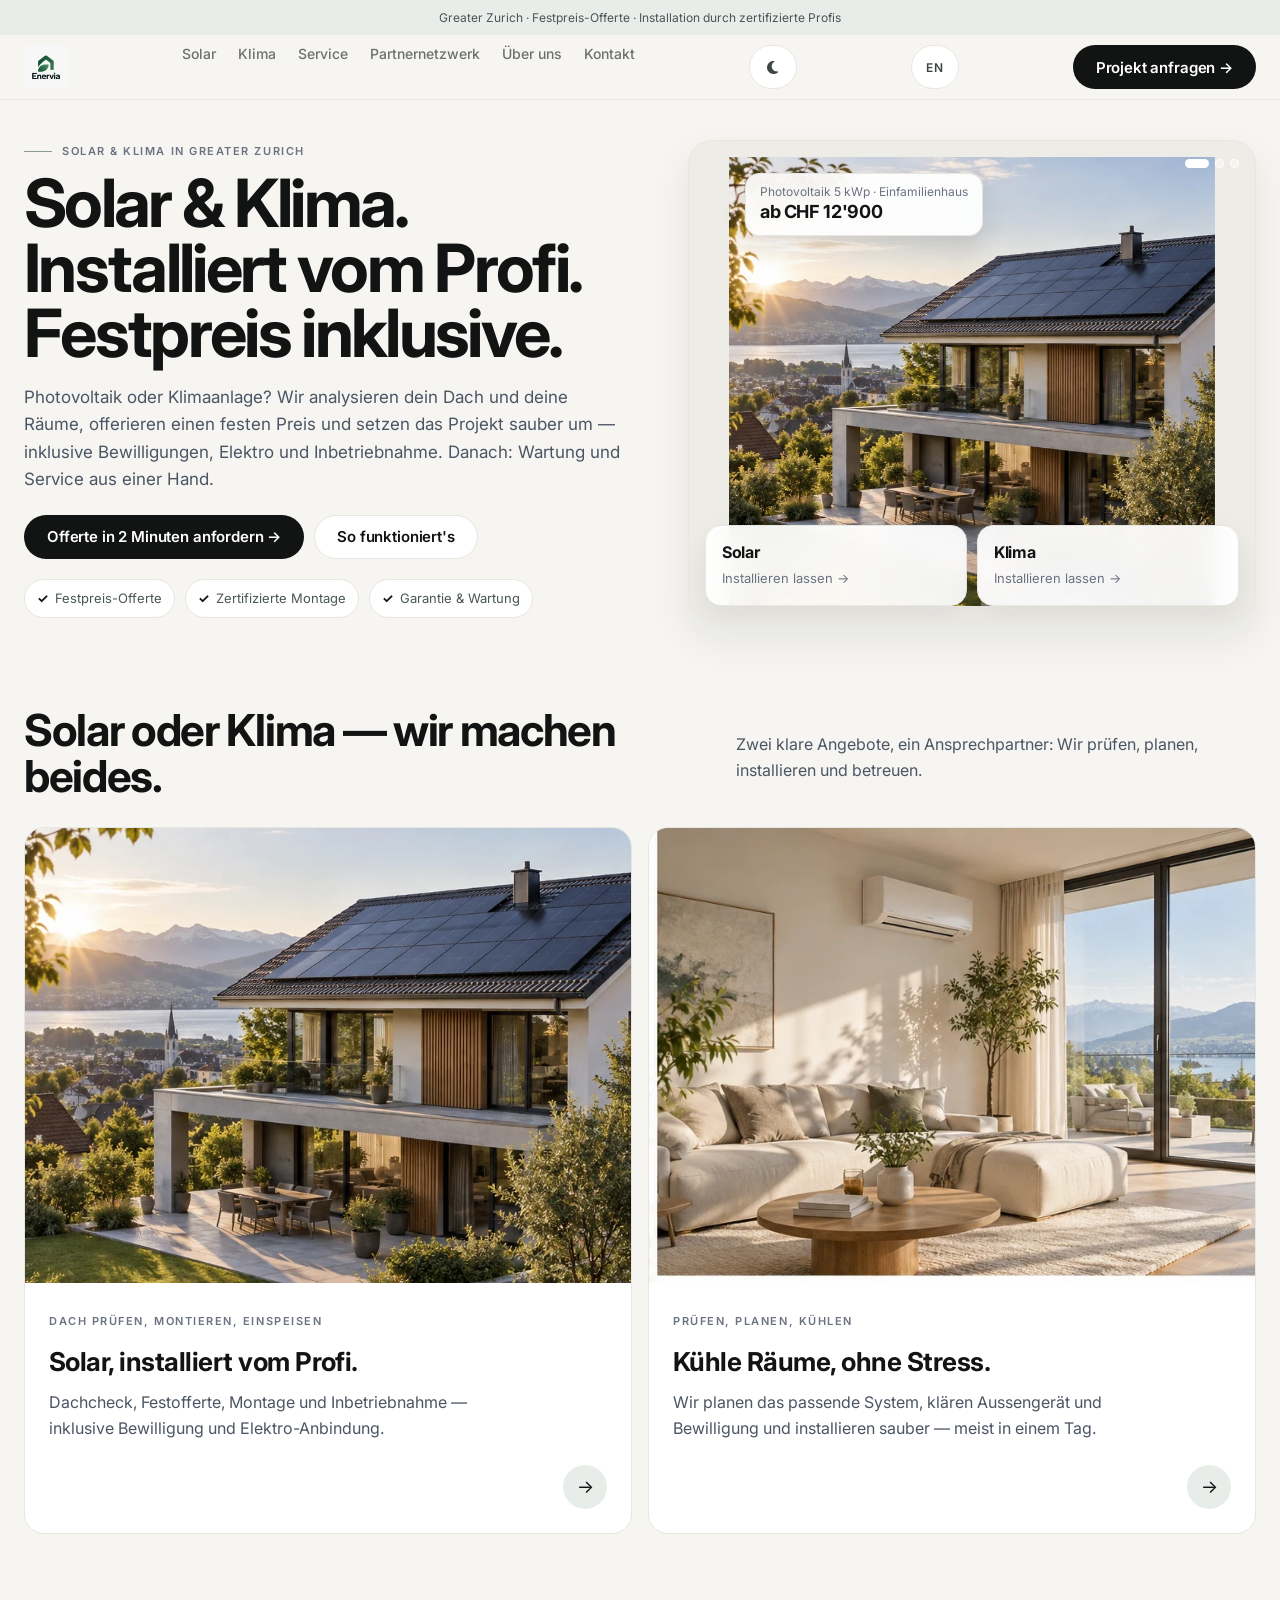
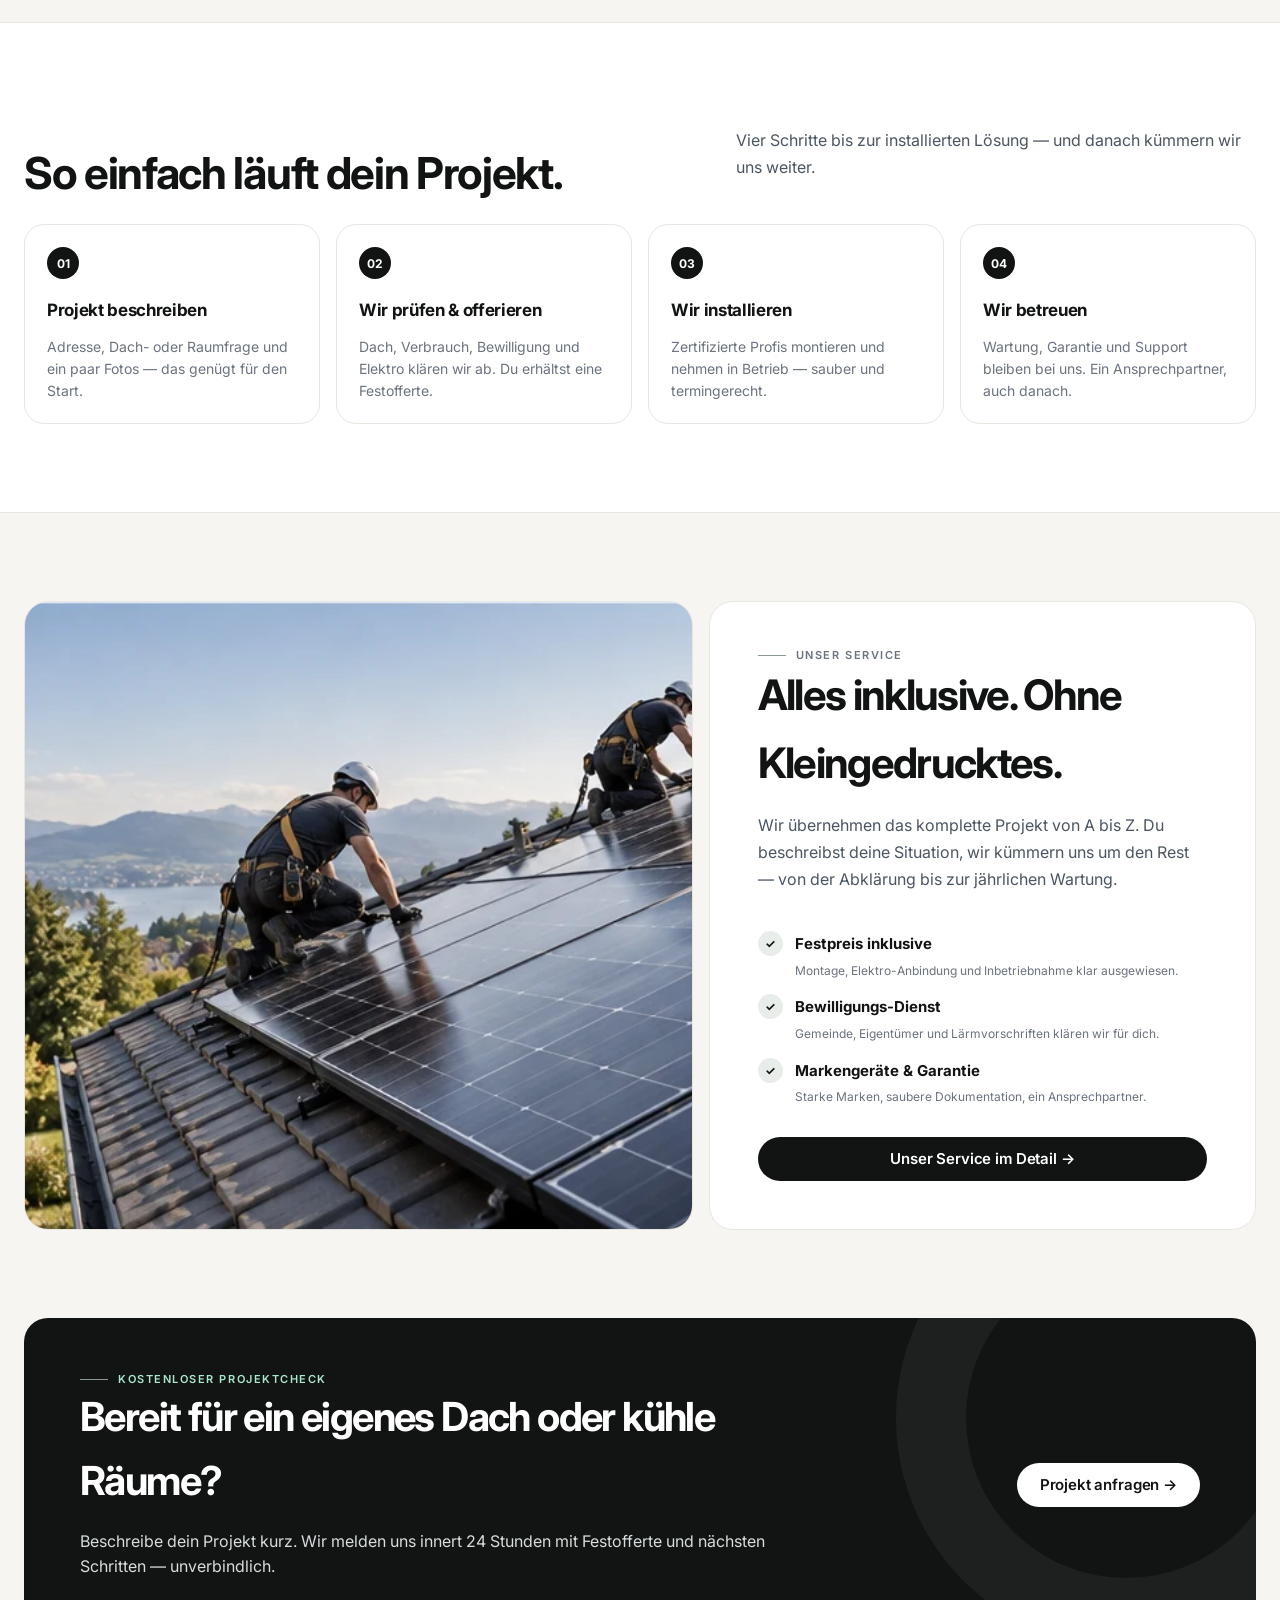
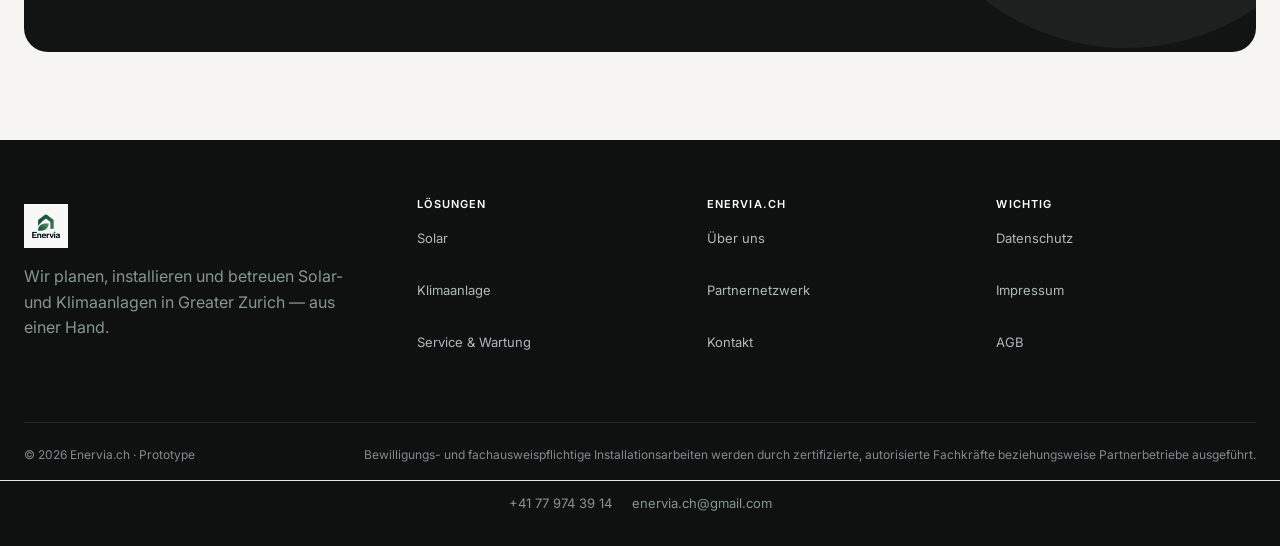
<file: index.html>
﻿<!doctype html><html lang="de"><head><meta charset="utf-8"><meta name="viewport" content="width=device-width,initial-scale=1"><meta name="description" content="Solar und Klima in Greater Zurich: Festpreis, Installation und Service aus einer Hand." data-i18n-meta="meta.home"><title data-i18n="title.home">Enervia.ch – Solar & Klima installiert vom Profi</title><link rel="icon" href="assets/logo-mark.jpeg"><meta property="og:title" content="Enervia.ch – Solar & Klima installiert vom Profi"><meta property="og:description" content="Solar und Klima in Greater Zurich: Festpreis, Installation und Service aus einer Hand."><meta property="og:url" content="https://enervia.ch"><meta property="og:type" content="website"><meta property="og:image" content="assets/logo.jpeg"><meta name="twitter:card" content="summary_large_image"><meta name="twitter:title" content="Enervia.ch – Solar & Klima installiert vom Profi"><meta name="twitter:description" content="Solar und Klima in Greater Zurich: Festpreis, Installation und Service aus einer Hand."><meta name="twitter:image" content="assets/logo.jpeg"><link rel="stylesheet" href="https://cdnjs.cloudflare.com/ajax/libs/font-awesome/6.5.1/css/all.min.css"><link rel="stylesheet" href="assets/style.css"><script src="assets/i18n.js"></script><script>(function(){try{if(localStorage.getItem('enervia-theme')==='dark'){document.documentElement.classList.add('dark')}}catch(e){}})();</script></head><body>
<div class="topbar" data-i18n="topbar">Greater Zurich · Festpreis-Offerte · Installation durch zertifizierte Profis</div>
<header class="header"><div class="wrap nav"><a class="brand" href="index.html"><img src="assets/logo.jpeg" alt="Enervia.ch"></a><nav class="navlinks"><a href="solar.html" data-i18n="nav.solar">Solar</a><a href="klima.html" data-i18n="nav.klima">Klima</a><a href="service.html" data-i18n="nav.service">Service</a><a href="partner.html" data-i18n="nav.partner">Partnernetzwerk</a><a href="about.html" data-i18n="nav.about">Über uns</a><a href="kontakt.html" data-i18n="nav.contact">Kontakt</a></nav><button class="themeToggle" type="button" aria-label="Toggle dark mode"><i class="fa-solid fa-moon"></i></button><button class="langToggle" aria-label="Language">EN</button><a class="btn dark" href="kontakt.html" data-i18n="nav.cta">Projekt anfragen →</a></div></header>
<main>
<section class="hero"><div class="wrap heroShell"><div class="heroCopy"><div class="kicker" data-i18n="hero.kicker">Solar & Klima in Greater Zurich</div><h1 data-i18n="hero.h1" data-i18n-html="true">Solar & Klima. <br>Installiert vom Profi. <br>Festpreis inklusive.</h1><p class="lead" data-i18n="hero.lead">Photovoltaik oder Klimaanlage? Wir analysieren dein Dach und deine Räume, offerieren einen festen Preis und setzen das Projekt sauber um — inklusive Bewilligungen, Elektro und Inbetriebnahme. Danach: Wartung und Service aus einer Hand.</p><div class="heroActions"><a class="btn green" href="kontakt.html" data-i18n="hero.cta1">Offerte in 2 Minuten anfordern →</a><a class="btn ghost" href="#how" data-i18n="hero.cta2">So funktioniert's</a></div><div class="microTrust"><span data-i18n="hero.trust1">Festpreis-Offerte</span><span data-i18n="hero.trust2">Zertifizierte Montage</span><span data-i18n="hero.trust3">Garantie & Wartung</span></div></div><div class="heroVisual heroCarousel"><div class="heroSlides"><figure class="hslide active"><img src="assets/hero-solar.webp" alt="Modernes Schweizer Haus mit Solaranlage" data-i18n-alt="alt.heroSolar"><figcaption class="priceTag"><span data-i18n="hero.slide1">Photovoltaik 5 kWp · Einfamilienhaus</span><b>ab CHF 12'900</b></figcaption></figure><figure class="hslide"><img src="assets/climate.webp" alt="Modernes Wohnzimmer mit Klimaanlage" data-i18n-alt="alt.climateRoom"><figcaption class="priceTag"><span data-i18n="hero.slide2">Klimaanlage · 2 Räume · Wohnung</span><b>ab CHF 6'200</b></figcaption></figure><figure class="hslide"><img src="assets/installer.webp" alt="Fachbetrieb montiert Solarmodule" data-i18n-alt="alt.installer"><figcaption class="priceTag"><span data-i18n="hero.slide3">Beratung, Montage & Inbetriebnahme</span><b>aus einer Hand</b></figcaption></figure></div><div class="heroDots"><button class="dot active" type="button" aria-label="1"></button><button class="dot" type="button" aria-label="2"></button><button class="dot" type="button" aria-label="3"></button></div><div class="floating"><a class="floatCard solar" href="solar.html"><strong data-i18n="nav.solar">Solar</strong><small data-i18n="hero.float1">Installieren lassen →</small></a><a class="floatCard" href="klima.html"><strong data-i18n="nav.klima">Klima</strong><small data-i18n="hero.float2">Installieren lassen →</small></a></div></div></div></section>
<section class="choice" id="how"><div class="wrap"><div class="sectionHead"><h2 data-i18n="choose.h2">Solar oder Klima — wir machen beides.</h2><p data-i18n="choose.p">Zwei klare Angebote, ein Ansprechpartner: Wir prüfen, planen, installieren und betreuen.</p></div><div class="serviceGrid"><a class="serviceCard" href="solar.html"><img src="assets/hero-solar.webp" alt="Photovoltaik auf einem Einfamilienhaus" data-i18n-alt="alt.solarHouse"><div><span class="tag" data-i18n="choose.tag1">Dach prüfen, montieren, einspeisen</span><h3 data-i18n="choose.card1h">Solar, installiert vom Profi.</h3><p data-i18n="choose.card1p">Dachcheck, Festofferte, Montage und Inbetriebnahme — inklusive Bewilligung und Elektro-Anbindung.</p></div><span class="roundArrow">→</span></a><a class="serviceCard climate" href="klima.html"><img src="assets/climate.webp" alt="Modernes Wohnzimmer mit Klimaanlage" data-i18n-alt="alt.climateRoom"><div><span class="tag" data-i18n="choose.tag2">Prüfen, planen, kühlen</span><h3 data-i18n="choose.card2h">Kühle Räume, ohne Stress.</h3><p data-i18n="choose.card2p">Wir planen das passende System, klären Aussengerät und Bewilligung und installieren sauber — meist in einem Tag.</p></div><span class="roundArrow">→</span></a></div></div></section>
<section class="value"><div class="wrap"><div class="sectionHead"><h2 data-i18n="value.h2">So einfach läuft dein Projekt.</h2><p data-i18n="value.p">Vier Schritte bis zur installierten Lösung — und danach kümmern wir uns weiter.</p></div><div class="steps"><div class="step"><div class="num">01</div><h3 data-i18n="value.s1h">Projekt beschreiben</h3><p data-i18n="value.s1p">Adresse, Dach- oder Raumfrage und ein paar Fotos — das genügt für den Start.</p></div><div class="step"><div class="num">02</div><h3 data-i18n="value.s2h">Wir prüfen & offerieren</h3><p data-i18n="value.s2p">Dach, Verbrauch, Bewilligung und Elektro klären wir ab. Du erhältst eine Festofferte.</p></div><div class="step"><div class="num">03</div><h3 data-i18n="value.s3h">Wir installieren</h3><p data-i18n="value.s3p">Zertifizierte Profis montieren und nehmen in Betrieb — sauber und termingerecht.</p></div><div class="step"><div class="num">04</div><h3 data-i18n="value.s4h">Wir betreuen</h3><p data-i18n="value.s4p">Wartung, Garantie und Support bleiben bei uns. Ein Ansprechpartner, auch danach.</p></div></div></div></section>
<section class="proof"><div class="wrap proofGrid"><div class="proofPhoto"><img src="assets/installer.webp" alt="Fachbetrieb montiert Solarmodule" data-i18n-alt="alt.installer"></div><div class="proofCopy"><span class="kicker" data-i18n="proof.kicker">Unser Service</span><h2 data-i18n="proof.h2">Alles inklusive. Ohne Kleingedrucktes.</h2><p data-i18n="proof.p">Wir übernehmen das komplette Projekt von A bis Z. Du beschreibst deine Situation, wir kümmern uns um den Rest — von der Abklärung bis zur jährlichen Wartung.</p><div class="checks"><div class="check"><i>✓</i><div><b data-i18n="proof.c1b">Festpreis inklusive</b><br><span class="notice" data-i18n="proof.c1s">Montage, Elektro-Anbindung und Inbetriebnahme klar ausgewiesen.</span></div></div><div class="check"><i>✓</i><div><b data-i18n="proof.c2b">Bewilligungs-Dienst</b><br><span class="notice" data-i18n="proof.c2s">Gemeinde, Eigentümer und Lärmvorschriften klären wir für dich.</span></div></div><div class="check"><i>✓</i><div><b data-i18n="proof.c3b">Markengeräte & Garantie</b><br><span class="notice" data-i18n="proof.c3s">Starke Marken, saubere Dokumentation, ein Ansprechpartner.</span></div></div></div><a class="btn dark" href="service.html" data-i18n="proof.btn">Unser Service im Detail →</a></div></div></section>
<section class="cta"><div class="wrap ctaBox"><div><span class="kicker" style="color:#a9e8cc" data-i18n="cta.kicker">Kostenloser Projektcheck</span><h2 data-i18n="cta.h2">Bereit für ein eigenes Dach oder kühle Räume?</h2><p data-i18n="cta.p">Beschreibe dein Projekt kurz. Wir melden uns innert 24 Stunden mit Festofferte und nächsten Schritten — unverbindlich.</p></div><a class="btn" href="kontakt.html" data-i18n="cta.btn">Projekt anfragen →</a></div></section>
</main>
<footer><div class="wrap"><div class="footgrid"><div><a class="brand" href="index.html" style="color:#fff"><img src="assets/logo.jpeg" alt="Enervia.ch"></a><p style="color:#85968f;max-width:320px;line-height:1.6" data-i18n="footer.desc">Wir planen, installieren und betreuen Solar- und Klimaanlagen in Greater Zurich — aus einer Hand.</p></div><div><h4 data-i18n="footer.solutions">Lösungen</h4><a href="solar.html" data-i18n="nav.solar">Solar</a><a href="klima.html" data-i18n="footer.klima">Klimaanlage</a><a href="service.html" data-i18n="footer.service">Service & Wartung</a></div><div><h4>Enervia.ch</h4><a href="about.html" data-i18n="nav.about">Über uns</a><a href="partner.html" data-i18n="nav.partner">Partnernetzwerk</a><a href="kontakt.html" data-i18n="footer.contact">Kontakt</a></div><div><h4 data-i18n="footer.legal">Wichtig</h4><a href="#" data-i18n="footer.privacy">Datenschutz</a><a href="#" data-i18n="footer.imprint">Impressum</a><a href="#" data-i18n="footer.terms">AGB</a></div></div><div class="footbottom"><div>© 2026 Enervia.ch · Prototype</div><div data-i18n="footer.disclaimer">Bewilligungs- und fachausweispflichtige Installationsarbeiten werden durch zertifizierte, autorisierte Fachkräfte beziehungsweise Partnerbetriebe ausgeführt.</div></div></div><div class="foot-contact" style="text-align:center;padding:12px 0 4px;border-top:1px solid #E8E6E0;margin-top:16px;color:#85968f;font-size:13px"><a href="tel:+41779743914" style="color:#85968f;margin-right:20px;text-decoration:none">+41 77 974 39 14</a><a href="mailto:enervia.ch@gmail.com" style="color:#85968f;text-decoration:none">enervia.ch@gmail.com</a></div></footer>
<script src="assets/app.js"></script></body></html>
</file>
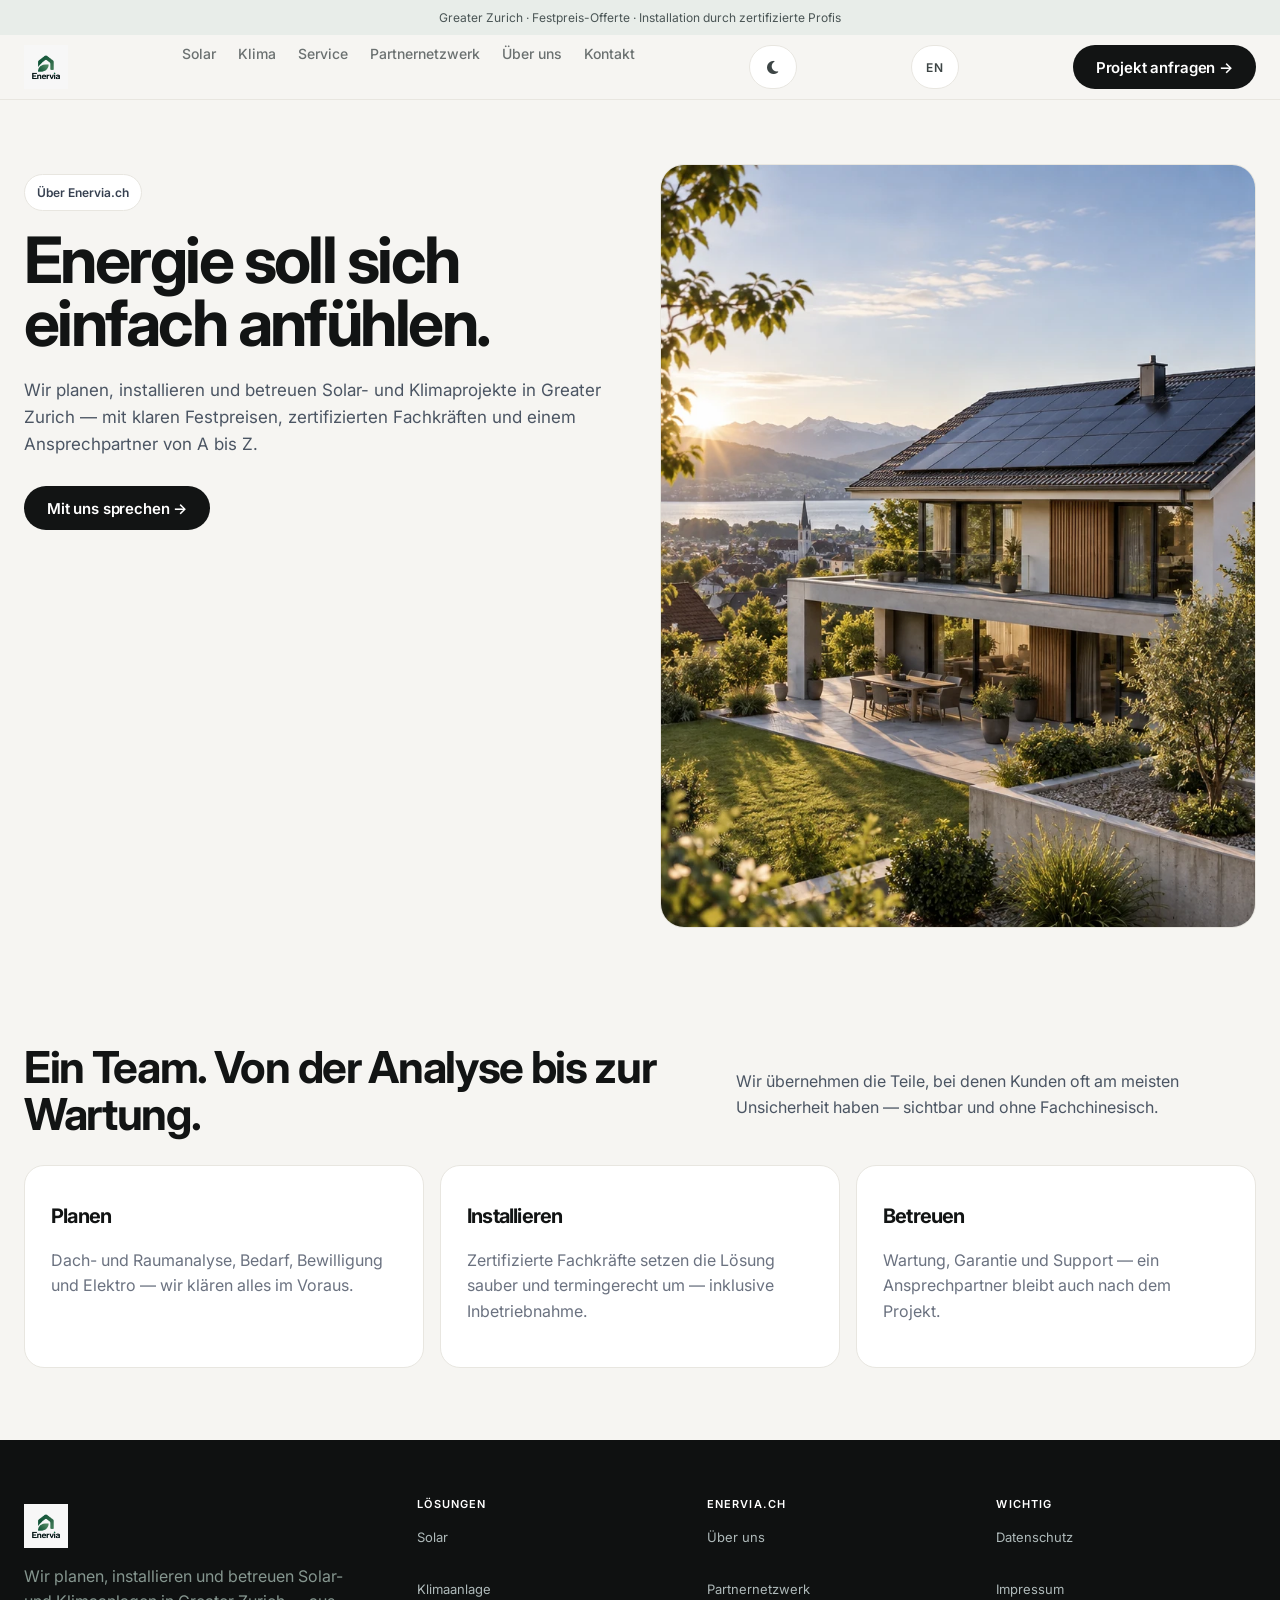
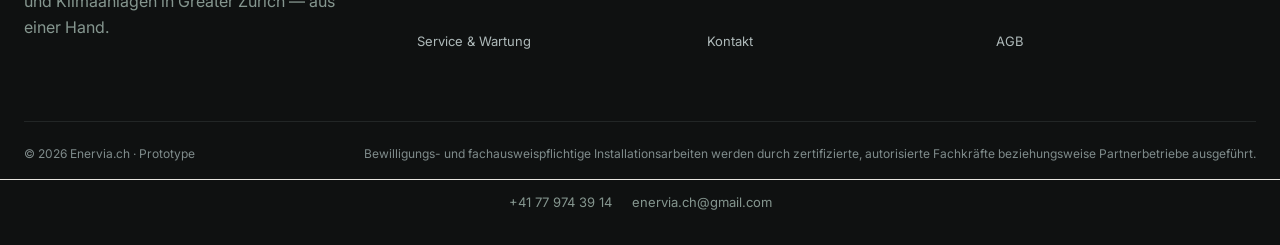
<file: about.html>
<!doctype html><html lang="de"><head><meta charset="utf-8"><meta name="viewport" content="width=device-width,initial-scale=1"><meta name="description" content="Enervia.ch plant, installiert und betreut Solar- und Klimaanlagen in Greater Zurich." data-i18n-meta="meta.about"><title data-i18n="title.about">Über uns – Enervia.ch</title><link rel="icon" href="assets/logo-mark.jpeg"><meta property="og:title" content="Über uns – Enervia.ch"><meta property="og:description" content="Enervia.ch plant, installiert und betreut Solar- und Klimaanlagen in Greater Zurich."><meta property="og:url" content="https://enervia.ch/about.html"><meta property="og:type" content="website"><meta property="og:image" content="assets/logo.jpeg"><meta name="twitter:card" content="summary_large_image"><meta name="twitter:title" content="Über uns – Enervia.ch"><meta name="twitter:description" content="Enervia.ch plant, installiert und betreut Solar- und Klimaanlagen in Greater Zurich."><meta name="twitter:image" content="assets/logo.jpeg"><link rel="stylesheet" href="https://cdnjs.cloudflare.com/ajax/libs/font-awesome/6.5.1/css/all.min.css"><link rel="stylesheet" href="assets/style.css"><script src="assets/i18n.js"></script><script>(function(){try{if(localStorage.getItem('enervia-theme')==='dark'){document.documentElement.classList.add('dark')}}catch(e){}})();</script></head><body>
<div class="topbar" data-i18n="topbar">Greater Zurich · Festpreis-Offerte · Installation durch zertifizierte Profis</div>
<header class="header"><div class="wrap nav"><a class="brand" href="index.html"><img src="assets/logo.jpeg" alt="Enervia.ch"></a><nav class="navlinks"><a href="solar.html" data-i18n="nav.solar">Solar</a><a href="klima.html" data-i18n="nav.klima">Klima</a><a href="service.html" data-i18n="nav.service">Service</a><a href="partner.html" data-i18n="nav.partner">Partnernetzwerk</a><a href="about.html" data-i18n="nav.about">Über uns</a><a href="kontakt.html" data-i18n="nav.contact">Kontakt</a></nav><button class="themeToggle" type="button" aria-label="Toggle dark mode"><i class="fa-solid fa-moon"></i></button><button class="langToggle" aria-label="Language">EN</button><a class="btn dark" href="kontakt.html" data-i18n="nav.cta">Projekt anfragen →</a></div></header>
<main><section class="pageHero"><div class="wrap pageHeroGrid"><div class="pageHeroCopy"><span class="pill" data-i18n="about.pill">Über Enervia.ch</span><h1 data-i18n="about.h1">Energie soll sich einfach anfühlen.</h1><p class="lead" data-i18n="about.lead">Wir planen, installieren und betreuen Solar- und Klimaprojekte in Greater Zurich — mit klaren Festpreisen, zertifizierten Fachkräften und einem Ansprechpartner von A bis Z.</p><div class="heroActions"><a class="btn green" href="kontakt.html" data-i18n="about.cta">Mit uns sprechen →</a></div></div><div class="pageHeroVisual"><img src="assets/hero-solar.webp" alt="Schweizer Haus mit moderner Energielösung" data-i18n-alt="alt.solarHome"></div></div></section><section class="contentSection"><div class="wrap"><div class="sectionHead"><h2 data-i18n="about.sec.h2">Ein Team. Von der Analyse bis zur Wartung.</h2><p data-i18n="about.sec.p">Wir übernehmen die Teile, bei denen Kunden oft am meisten Unsicherheit haben — sichtbar und ohne Fachchinesisch.</p></div><div class="contentGrid3"><div class="infoCard"><h3 data-i18n="about.c1h">Planen</h3><p data-i18n="about.c1p">Dach- und Raumanalyse, Bedarf, Bewilligung und Elektro — wir klären alles im Voraus.</p></div><div class="infoCard"><h3 data-i18n="about.c2h">Installieren</h3><p data-i18n="about.c2p">Zertifizierte Fachkräfte setzen die Lösung sauber und termingerecht um — inklusive Inbetriebnahme.</p></div><div class="infoCard"><h3 data-i18n="about.c3h">Betreuen</h3><p data-i18n="about.c3p">Wartung, Garantie und Support — ein Ansprechpartner bleibt auch nach dem Projekt.</p></div></div></div></section></main>
<footer><div class="wrap"><div class="footgrid"><div><a class="brand" href="index.html" style="color:#fff"><img src="assets/logo.jpeg" alt="Enervia.ch"></a><p style="color:#85968f;max-width:320px;line-height:1.6" data-i18n="footer.desc">Wir planen, installieren und betreuen Solar- und Klimaanlagen in Greater Zurich — aus einer Hand.</p></div><div><h4 data-i18n="footer.solutions">Lösungen</h4><a href="solar.html" data-i18n="nav.solar">Solar</a><a href="klima.html" data-i18n="footer.klima">Klimaanlage</a><a href="service.html" data-i18n="footer.service">Service & Wartung</a></div><div><h4>Enervia.ch</h4><a href="about.html" data-i18n="nav.about">Über uns</a><a href="partner.html" data-i18n="nav.partner">Partnernetzwerk</a><a href="kontakt.html" data-i18n="footer.contact">Kontakt</a></div><div><h4 data-i18n="footer.legal">Wichtig</h4><a href="#" data-i18n="footer.privacy">Datenschutz</a><a href="#" data-i18n="footer.imprint">Impressum</a><a href="#" data-i18n="footer.terms">AGB</a></div></div><div class="footbottom"><div>© 2026 Enervia.ch · Prototype</div><div data-i18n="footer.disclaimer">Bewilligungs- und fachausweispflichtige Installationsarbeiten werden durch zertifizierte, autorisierte Fachkräfte beziehungsweise Partnerbetriebe ausgeführt.</div></div></div><div class="foot-contact" style="text-align:center;padding:12px 0 4px;border-top:1px solid #E8E6E0;margin-top:16px;color:#85968f;font-size:13px"><a href="tel:+41779743914" style="color:#85968f;margin-right:20px;text-decoration:none">+41 77 974 39 14</a><a href="mailto:enervia.ch@gmail.com" style="color:#85968f;text-decoration:none">enervia.ch@gmail.com</a></div></footer>
<script src="assets/app.js"></script></body></html>
</file>
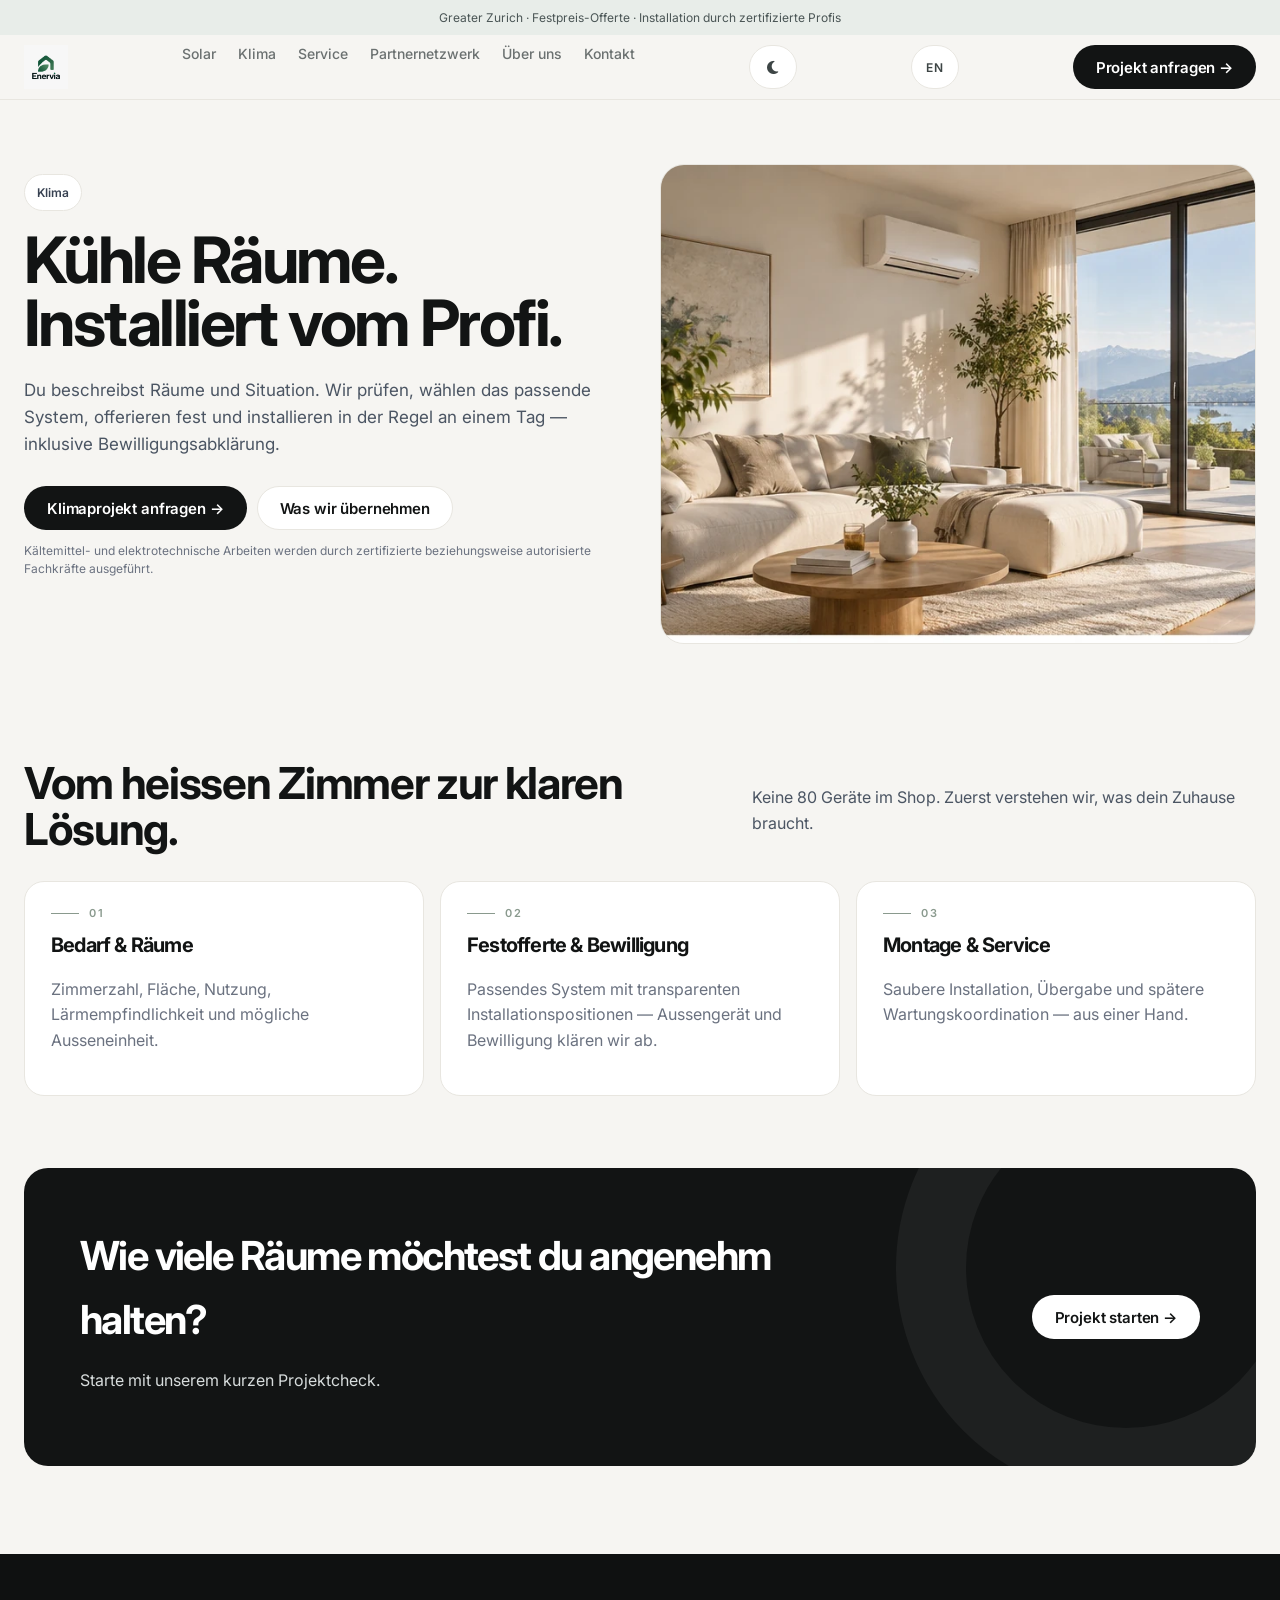
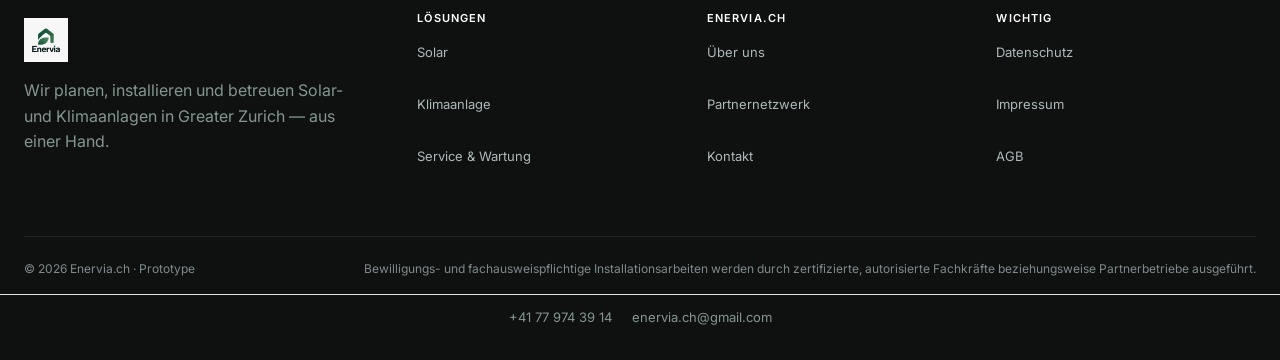
<file: klima.html>
<!doctype html><html lang="de"><head><meta charset="utf-8"><meta name="viewport" content="width=device-width,initial-scale=1"><meta name="description" content="Klimaanlagen installieren lassen in Greater Zurich: prüfen, offerieren, montieren, warten." data-i18n-meta="meta.klima"><title data-i18n="title.klima">Klima – Enervia.ch</title><link rel="icon" href="assets/logo-mark.jpeg"><meta property="og:title" content="Klima – Enervia.ch"><meta property="og:description" content="Klimaanlagen installieren lassen in Greater Zurich: prüfen, offerieren, montieren, warten."><meta property="og:url" content="https://enervia.ch/klima.html"><meta property="og:type" content="website"><meta property="og:image" content="assets/logo.jpeg"><meta name="twitter:card" content="summary_large_image"><meta name="twitter:title" content="Klima – Enervia.ch"><meta name="twitter:description" content="Klimaanlagen installieren lassen in Greater Zurich: prüfen, offerieren, montieren, warten."><meta name="twitter:image" content="assets/logo.jpeg"><link rel="stylesheet" href="https://cdnjs.cloudflare.com/ajax/libs/font-awesome/6.5.1/css/all.min.css"><link rel="stylesheet" href="assets/style.css"><script src="assets/i18n.js"></script><script>(function(){try{if(localStorage.getItem('enervia-theme')==='dark'){document.documentElement.classList.add('dark')}}catch(e){}})();</script></head><body>
<div class="topbar" data-i18n="topbar">Greater Zurich · Festpreis-Offerte · Installation durch zertifizierte Profis</div>
<header class="header"><div class="wrap nav"><a class="brand" href="index.html"><img src="assets/logo.jpeg" alt="Enervia.ch"></a><nav class="navlinks"><a href="solar.html" data-i18n="nav.solar">Solar</a><a href="klima.html" data-i18n="nav.klima">Klima</a><a href="service.html" data-i18n="nav.service">Service</a><a href="partner.html" data-i18n="nav.partner">Partnernetzwerk</a><a href="about.html" data-i18n="nav.about">Über uns</a><a href="kontakt.html" data-i18n="nav.contact">Kontakt</a></nav><button class="themeToggle" type="button" aria-label="Toggle dark mode"><i class="fa-solid fa-moon"></i></button><button class="langToggle" aria-label="Language">EN</button><a class="btn dark" href="kontakt.html?type=klima" data-i18n="nav.cta">Projekt anfragen →</a></div></header>
<main><section class="pageHero"><div class="wrap pageHeroGrid"><div class="pageHeroCopy"><span class="pill" data-i18n="nav.klima">Klima</span><h1 data-i18n="klima.h1">Kühle Räume. Installiert vom Profi.</h1><p class="lead" data-i18n="klima.lead">Du beschreibst Räume und Situation. Wir prüfen, wählen das passende System, offerieren fest und installieren in der Regel an einem Tag — inklusive Bewilligungsabklärung.</p><div class="heroActions"><a class="btn green" href="kontakt.html?type=klima" data-i18n="klima.cta1">Klimaprojekt anfragen →</a><a class="btn ghost" href="#what" data-i18n="klima.cta2">Was wir übernehmen</a></div><p class="notice" data-i18n="klima.notice">Kältemittel- und elektrotechnische Arbeiten werden durch zertifizierte beziehungsweise autorisierte Fachkräfte ausgeführt.</p></div><div class="pageHeroVisual"><img src="assets/climate.webp" alt="Helles Wohnzimmer mit Klimaanlage" data-i18n-alt="alt.homeClimate"></div></div></section><section class="contentSection" id="what"><div class="wrap"><div class="sectionHead"><h2 data-i18n="klima.sec.h2">Vom heissen Zimmer zur klaren Lösung.</h2><p data-i18n="klima.sec.p">Keine 80 Geräte im Shop. Zuerst verstehen wir, was dein Zuhause braucht.</p></div><div class="contentGrid3"><div class="infoCard"><span class="kicker">01</span><h3 data-i18n="klima.c1h">Bedarf & Räume</h3><p data-i18n="klima.c1p">Zimmerzahl, Fläche, Nutzung, Lärmempfindlichkeit und mögliche Ausseneinheit.</p></div><div class="infoCard"><span class="kicker">02</span><h3 data-i18n="klima.c2h">Festofferte & Bewilligung</h3><p data-i18n="klima.c2p">Passendes System mit transparenten Installationspositionen — Aussengerät und Bewilligung klären wir ab.</p></div><div class="infoCard"><span class="kicker">03</span><h3 data-i18n="klima.c3h">Montage & Service</h3><p data-i18n="klima.c3p">Saubere Installation, Übergabe und spätere Wartungskoordination — aus einer Hand.</p></div></div></div></section><section class="cta"><div class="wrap ctaBox"><div><h2 data-i18n="klima.cta.h2">Wie viele Räume möchtest du angenehm halten?</h2><p data-i18n="klima.cta.p">Starte mit unserem kurzen Projektcheck.</p></div><a class="btn" href="kontakt.html?type=klima" data-i18n="klima.cta.btn">Projekt starten →</a></div></section></main>
<footer><div class="wrap"><div class="footgrid"><div><a class="brand" href="index.html" style="color:#fff"><img src="assets/logo.jpeg" alt="Enervia.ch"></a><p style="color:#85968f;max-width:320px;line-height:1.6" data-i18n="footer.desc">Wir planen, installieren und betreuen Solar- und Klimaanlagen in Greater Zurich — aus einer Hand.</p></div><div><h4 data-i18n="footer.solutions">Lösungen</h4><a href="solar.html" data-i18n="nav.solar">Solar</a><a href="klima.html" data-i18n="footer.klima">Klimaanlage</a><a href="service.html" data-i18n="footer.service">Service & Wartung</a></div><div><h4>Enervia.ch</h4><a href="about.html" data-i18n="nav.about">Über uns</a><a href="partner.html" data-i18n="nav.partner">Partnernetzwerk</a><a href="kontakt.html" data-i18n="footer.contact">Kontakt</a></div><div><h4 data-i18n="footer.legal">Wichtig</h4><a href="#" data-i18n="footer.privacy">Datenschutz</a><a href="#" data-i18n="footer.imprint">Impressum</a><a href="#" data-i18n="footer.terms">AGB</a></div></div><div class="footbottom"><div>© 2026 Enervia.ch · Prototype</div><div data-i18n="footer.disclaimer">Bewilligungs- und fachausweispflichtige Installationsarbeiten werden durch zertifizierte, autorisierte Fachkräfte beziehungsweise Partnerbetriebe ausgeführt.</div></div></div><div class="foot-contact" style="text-align:center;padding:12px 0 4px;border-top:1px solid #E8E6E0;margin-top:16px;color:#85968f;font-size:13px"><a href="tel:+41779743914" style="color:#85968f;margin-right:20px;text-decoration:none">+41 77 974 39 14</a><a href="mailto:enervia.ch@gmail.com" style="color:#85968f;text-decoration:none">enervia.ch@gmail.com</a></div></footer>
<script src="assets/app.js"></script></body></html>
</file>
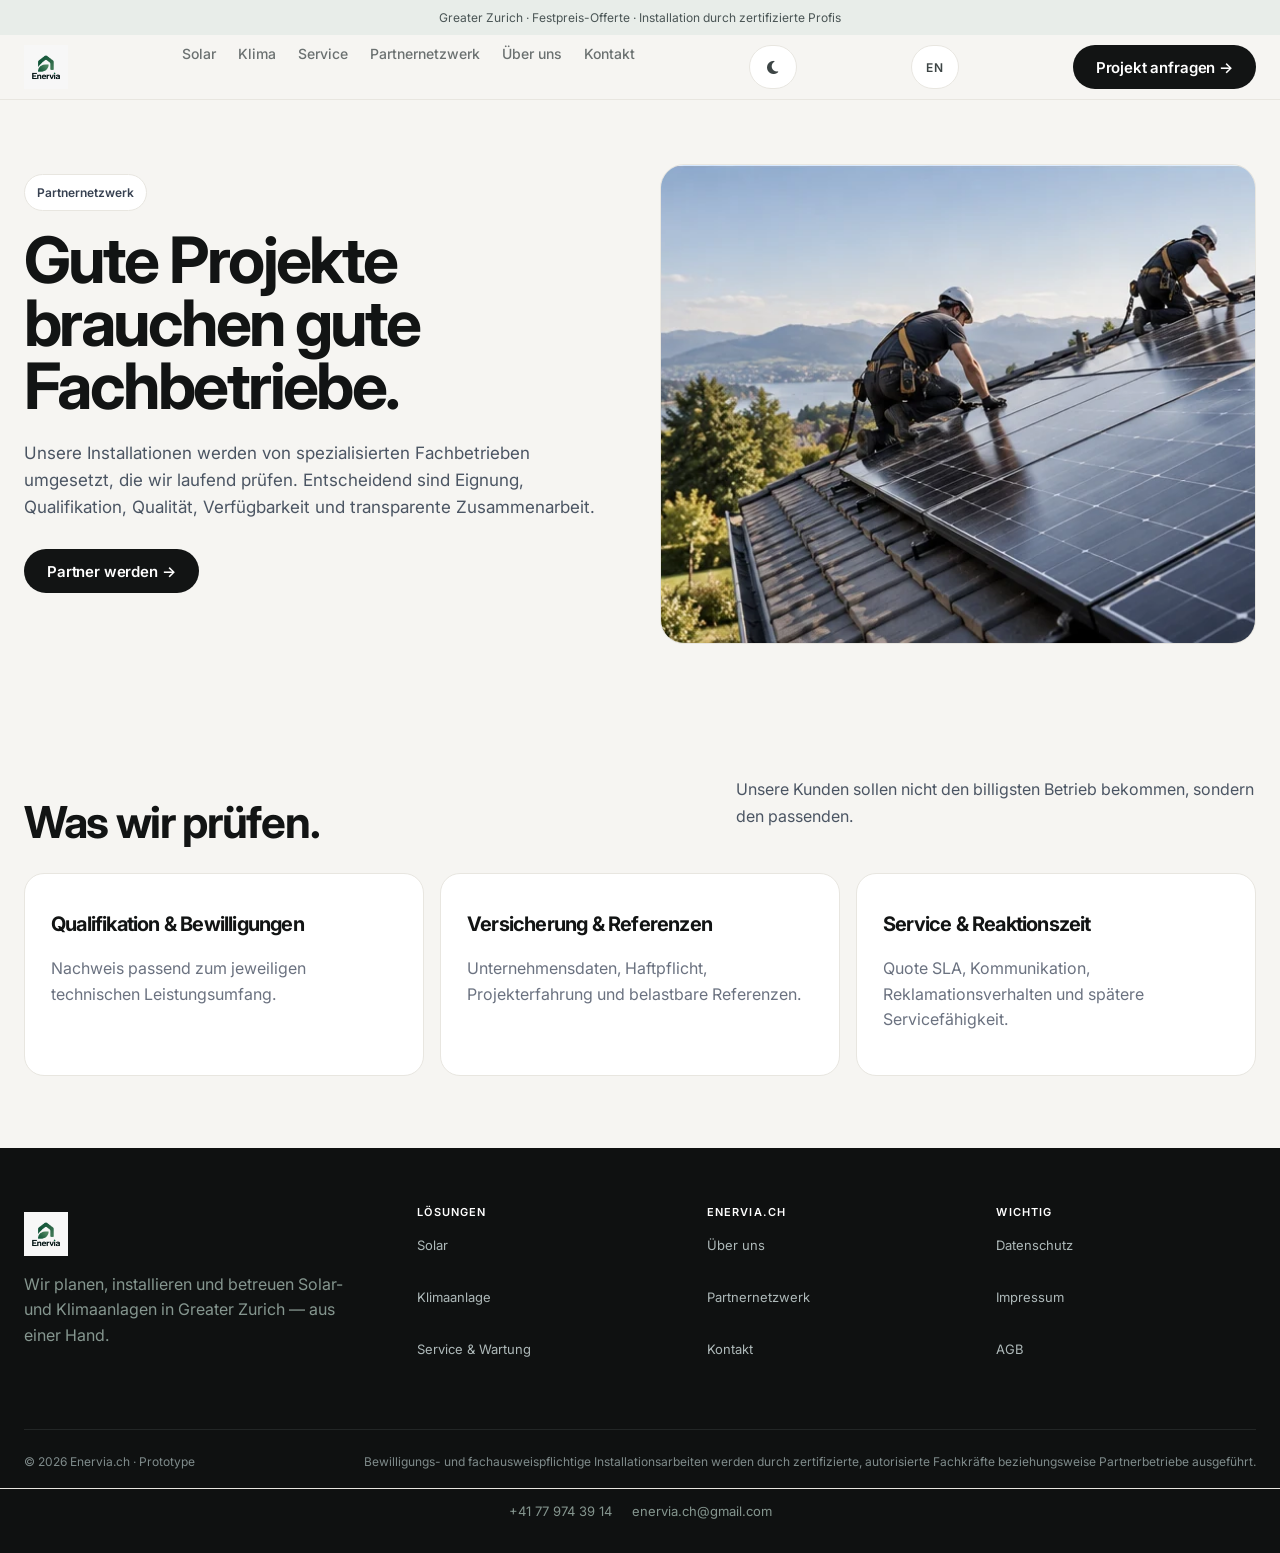
<file: partner.html>
<!doctype html><html lang="de"><head><meta charset="utf-8"><meta name="viewport" content="width=device-width,initial-scale=1"><meta name="description" content="Vetted Fachpartner für Solar, Klima und Service." data-i18n-meta="meta.ptr"><title data-i18n="title.ptr">Partnernetzwerk – Enervia.ch</title><link rel="icon" href="assets/logo-mark.jpeg"><meta property="og:title" content="Partnernetzwerk – Enervia.ch"><meta property="og:description" content="Vetted Fachpartner für Solar, Klima und Service."><meta property="og:url" content="https://enervia.ch/partner.html"><meta property="og:type" content="website"><meta property="og:image" content="assets/logo.jpeg"><meta name="twitter:card" content="summary_large_image"><meta name="twitter:title" content="Partnernetzwerk – Enervia.ch"><meta name="twitter:description" content="Vetted Fachpartner für Solar, Klima und Service."><meta name="twitter:image" content="assets/logo.jpeg"><link rel="stylesheet" href="https://cdnjs.cloudflare.com/ajax/libs/font-awesome/6.5.1/css/all.min.css"><link rel="stylesheet" href="assets/style.css"><script src="assets/i18n.js"></script><script>(function(){try{if(localStorage.getItem('enervia-theme')==='dark'){document.documentElement.classList.add('dark')}}catch(e){}})();</script></head><body>
<div class="topbar" data-i18n="topbar">Greater Zurich · Festpreis-Offerte · Installation durch zertifizierte Profis</div>
<header class="header"><div class="wrap nav"><a class="brand" href="index.html"><img src="assets/logo.jpeg" alt="Enervia.ch"></a><nav class="navlinks"><a href="solar.html" data-i18n="nav.solar">Solar</a><a href="klima.html" data-i18n="nav.klima">Klima</a><a href="service.html" data-i18n="nav.service">Service</a><a href="partner.html" data-i18n="nav.partner">Partnernetzwerk</a><a href="about.html" data-i18n="nav.about">Über uns</a><a href="kontakt.html" data-i18n="nav.contact">Kontakt</a></nav><button class="themeToggle" type="button" aria-label="Toggle dark mode"><i class="fa-solid fa-moon"></i></button><button class="langToggle" aria-label="Language">EN</button><a class="btn dark" href="kontakt.html" data-i18n="nav.cta">Projekt anfragen →</a></div></header>
<main><section class="pageHero"><div class="wrap pageHeroGrid"><div class="pageHeroCopy"><span class="pill" data-i18n="nav.partner">Partnernetzwerk</span><h1 data-i18n="ptr.h1">Gute Projekte brauchen gute Fachbetriebe.</h1><p class="lead" data-i18n="ptr.lead">Unsere Installationen werden von spezialisierten Fachbetrieben umgesetzt, die wir laufend prüfen. Entscheidend sind Eignung, Qualifikation, Qualität, Verfügbarkeit und transparente Zusammenarbeit.</p><div class="heroActions"><a class="btn green" href="kontakt.html?type=partner" data-i18n="ptr.cta">Partner werden →</a></div></div><div class="pageHeroVisual"><img src="assets/installer.webp" alt="Solar-Fachbetrieb auf einem Dach" data-i18n-alt="alt.installerDach"></div></div></section><section class="contentSection"><div class="wrap"><div class="sectionHead"><h2 data-i18n="ptr.sec.h2">Was wir prüfen.</h2><p data-i18n="ptr.sec.p">Unsere Kunden sollen nicht den billigsten Betrieb bekommen, sondern den passenden.</p></div><div class="contentGrid3"><div class="infoCard"><h3 data-i18n="ptr.c1h">Qualifikation & Bewilligungen</h3><p data-i18n="ptr.c1p">Nachweis passend zum jeweiligen technischen Leistungsumfang.</p></div><div class="infoCard"><h3 data-i18n="ptr.c2h">Versicherung & Referenzen</h3><p data-i18n="ptr.c2p">Unternehmensdaten, Haftpflicht, Projekterfahrung und belastbare Referenzen.</p></div><div class="infoCard"><h3 data-i18n="ptr.c3h">Service & Reaktionszeit</h3><p data-i18n="ptr.c3p">Quote SLA, Kommunikation, Reklamationsverhalten und spätere Servicefähigkeit.</p></div></div></div></section></main>
<footer><div class="wrap"><div class="footgrid"><div><a class="brand" href="index.html" style="color:#fff"><img src="assets/logo.jpeg" alt="Enervia.ch"></a><p style="color:#85968f;max-width:320px;line-height:1.6" data-i18n="footer.desc">Wir planen, installieren und betreuen Solar- und Klimaanlagen in Greater Zurich — aus einer Hand.</p></div><div><h4 data-i18n="footer.solutions">Lösungen</h4><a href="solar.html" data-i18n="nav.solar">Solar</a><a href="klima.html" data-i18n="footer.klima">Klimaanlage</a><a href="service.html" data-i18n="footer.service">Service & Wartung</a></div><div><h4>Enervia.ch</h4><a href="about.html" data-i18n="nav.about">Über uns</a><a href="partner.html" data-i18n="nav.partner">Partnernetzwerk</a><a href="kontakt.html" data-i18n="footer.contact">Kontakt</a></div><div><h4 data-i18n="footer.legal">Wichtig</h4><a href="#" data-i18n="footer.privacy">Datenschutz</a><a href="#" data-i18n="footer.imprint">Impressum</a><a href="#" data-i18n="footer.terms">AGB</a></div></div><div class="footbottom"><div>© 2026 Enervia.ch · Prototype</div><div data-i18n="footer.disclaimer">Bewilligungs- und fachausweispflichtige Installationsarbeiten werden durch zertifizierte, autorisierte Fachkräfte beziehungsweise Partnerbetriebe ausgeführt.</div></div></div><div class="foot-contact" style="text-align:center;padding:12px 0 4px;border-top:1px solid #E8E6E0;margin-top:16px;color:#85968f;font-size:13px"><a href="tel:+41779743914" style="color:#85968f;margin-right:20px;text-decoration:none">+41 77 974 39 14</a><a href="mailto:enervia.ch@gmail.com" style="color:#85968f;text-decoration:none">enervia.ch@gmail.com</a></div></footer>
<script src="assets/app.js"></script></body></html>
</file>
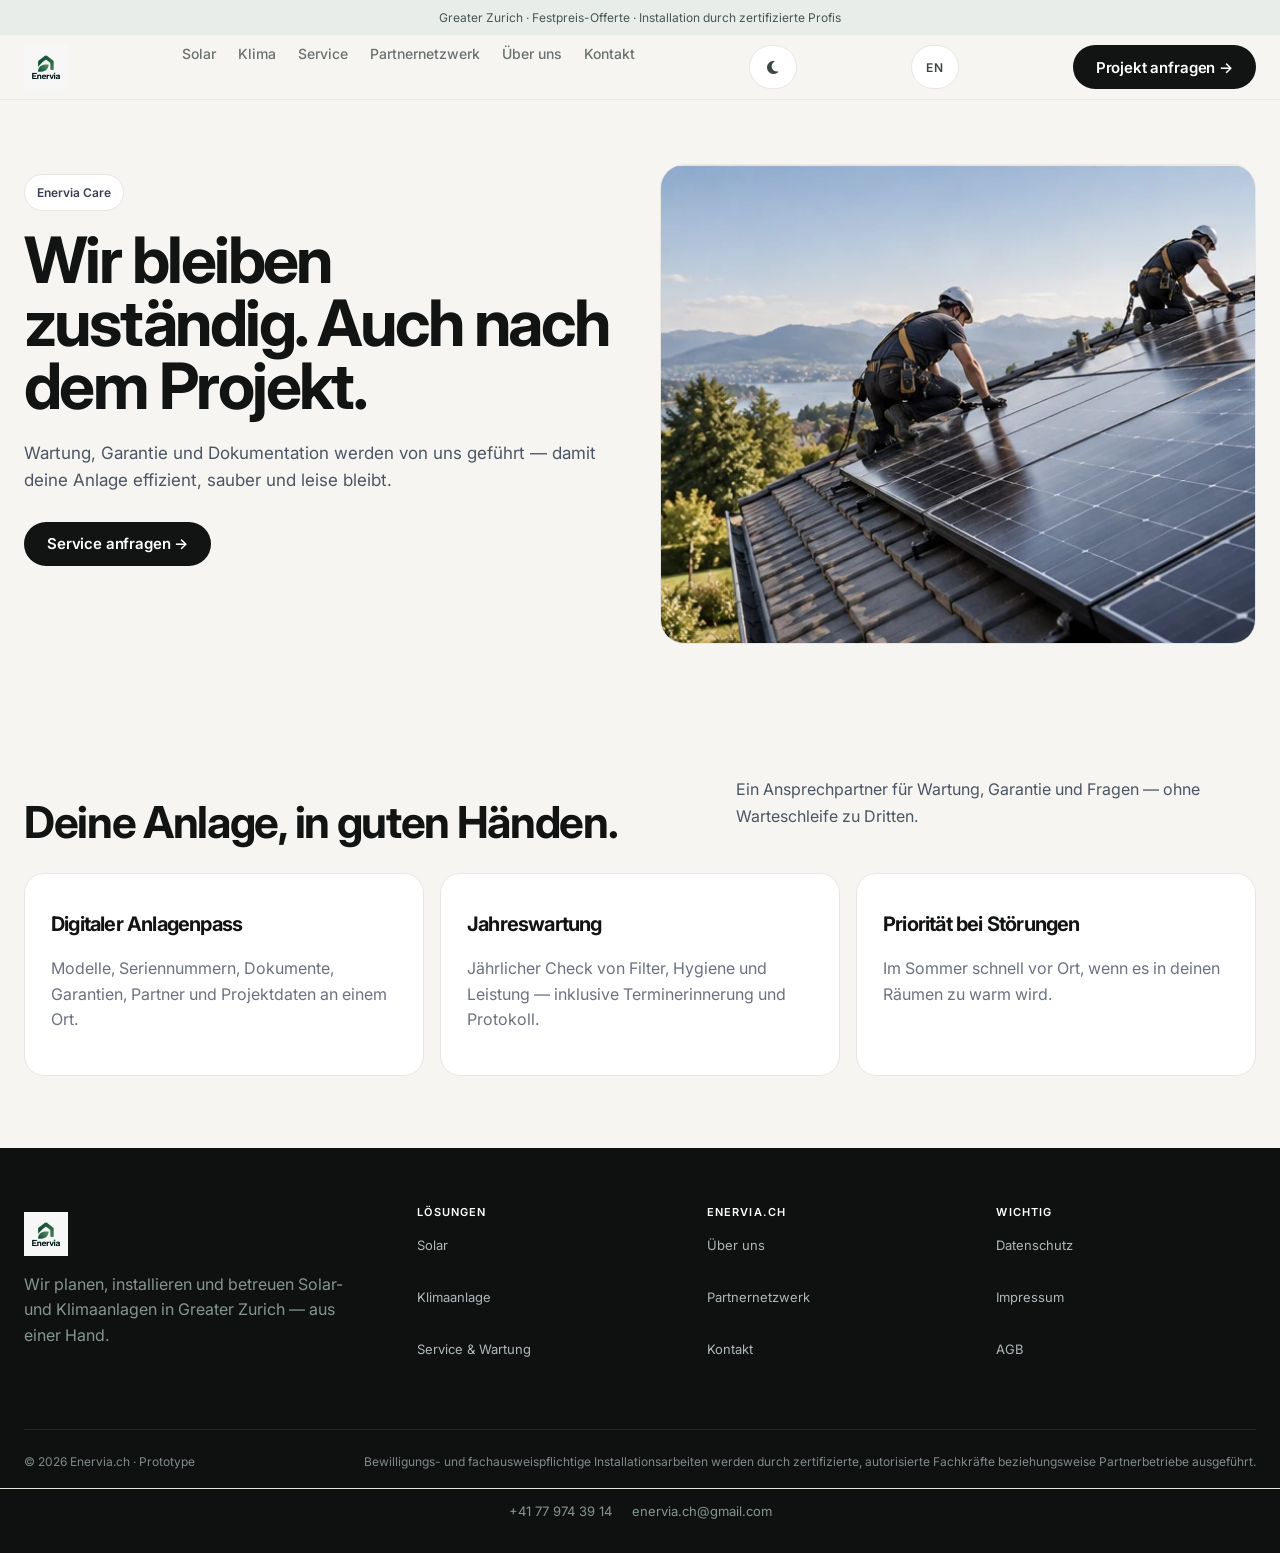
<file: service.html>
<!doctype html><html lang="de"><head><meta charset="utf-8"><meta name="viewport" content="width=device-width,initial-scale=1"><meta name="description" content="Enervia Care: Wartung, Garantie und Dokumentation aus einer Hand." data-i18n-meta="meta.svc"><title data-i18n="title.svc">Service – Enervia.ch</title><link rel="icon" href="assets/logo-mark.jpeg"><meta property="og:title" content="Service – Enervia.ch"><meta property="og:description" content="Enervia Care: Wartung, Garantie und Dokumentation aus einer Hand."><meta property="og:url" content="https://enervia.ch/service.html"><meta property="og:type" content="website"><meta property="og:image" content="assets/logo.jpeg"><meta name="twitter:card" content="summary_large_image"><meta name="twitter:title" content="Service – Enervia.ch"><meta name="twitter:description" content="Enervia Care: Wartung, Garantie und Dokumentation aus einer Hand."><meta name="twitter:image" content="assets/logo.jpeg"><link rel="stylesheet" href="https://cdnjs.cloudflare.com/ajax/libs/font-awesome/6.5.1/css/all.min.css"><link rel="stylesheet" href="assets/style.css"><script src="assets/i18n.js"></script><script>(function(){try{if(localStorage.getItem('enervia-theme')==='dark'){document.documentElement.classList.add('dark')}}catch(e){}})();</script></head><body>
<div class="topbar" data-i18n="topbar">Greater Zurich · Festpreis-Offerte · Installation durch zertifizierte Profis</div>
<header class="header"><div class="wrap nav"><a class="brand" href="index.html"><img src="assets/logo.jpeg" alt="Enervia.ch"></a><nav class="navlinks"><a href="solar.html" data-i18n="nav.solar">Solar</a><a href="klima.html" data-i18n="nav.klima">Klima</a><a href="service.html" data-i18n="nav.service">Service</a><a href="partner.html" data-i18n="nav.partner">Partnernetzwerk</a><a href="about.html" data-i18n="nav.about">Über uns</a><a href="kontakt.html" data-i18n="nav.contact">Kontakt</a></nav><button class="themeToggle" type="button" aria-label="Toggle dark mode"><i class="fa-solid fa-moon"></i></button><button class="langToggle" aria-label="Language">EN</button><a class="btn dark" href="kontakt.html?type=service" data-i18n="nav.cta">Projekt anfragen →</a></div></header>
<main><section class="pageHero"><div class="wrap pageHeroGrid"><div class="pageHeroCopy"><span class="pill" data-i18n="svc.pill">Enervia Care</span><h1 data-i18n="svc.h1">Wir bleiben zuständig. Auch nach dem Projekt.</h1><p class="lead" data-i18n="svc.lead">Wartung, Garantie und Dokumentation werden von uns geführt — damit deine Anlage effizient, sauber und leise bleibt.</p><div class="heroActions"><a class="btn green" href="kontakt.html?type=service" data-i18n="svc.cta">Service anfragen →</a></div></div><div class="pageHeroVisual"><img src="assets/installer.webp" alt="Fachpartner bei der Installation" data-i18n-alt="alt.installer2"></div></div></section><section class="contentSection"><div class="wrap"><div class="sectionHead"><h2 data-i18n="svc.sec.h2">Deine Anlage, in guten Händen.</h2><p data-i18n="svc.sec.p">Ein Ansprechpartner für Wartung, Garantie und Fragen — ohne Warteschleife zu Dritten.</p></div><div class="contentGrid3"><div class="infoCard"><h3 data-i18n="svc.c1h">Digitaler Anlagenpass</h3><p data-i18n="svc.c1p">Modelle, Seriennummern, Dokumente, Garantien, Partner und Projektdaten an einem Ort.</p></div><div class="infoCard"><h3 data-i18n="svc.c2h">Jahreswartung</h3><p data-i18n="svc.c2p">Jährlicher Check von Filter, Hygiene und Leistung — inklusive Terminerinnerung und Protokoll.</p></div><div class="infoCard"><h3 data-i18n="svc.c3h">Priorität bei Störungen</h3><p data-i18n="svc.c3p">Im Sommer schnell vor Ort, wenn es in deinen Räumen zu warm wird.</p></div></div></div></section></main>
<footer><div class="wrap"><div class="footgrid"><div><a class="brand" href="index.html" style="color:#fff"><img src="assets/logo.jpeg" alt="Enervia.ch"></a><p style="color:#85968f;max-width:320px;line-height:1.6" data-i18n="footer.desc">Wir planen, installieren und betreuen Solar- und Klimaanlagen in Greater Zurich — aus einer Hand.</p></div><div><h4 data-i18n="footer.solutions">Lösungen</h4><a href="solar.html" data-i18n="nav.solar">Solar</a><a href="klima.html" data-i18n="footer.klima">Klimaanlage</a><a href="service.html" data-i18n="footer.service">Service & Wartung</a></div><div><h4>Enervia.ch</h4><a href="about.html" data-i18n="nav.about">Über uns</a><a href="partner.html" data-i18n="nav.partner">Partnernetzwerk</a><a href="kontakt.html" data-i18n="footer.contact">Kontakt</a></div><div><h4 data-i18n="footer.legal">Wichtig</h4><a href="#" data-i18n="footer.privacy">Datenschutz</a><a href="#" data-i18n="footer.imprint">Impressum</a><a href="#" data-i18n="footer.terms">AGB</a></div></div><div class="footbottom"><div>© 2026 Enervia.ch · Prototype</div><div data-i18n="footer.disclaimer">Bewilligungs- und fachausweispflichtige Installationsarbeiten werden durch zertifizierte, autorisierte Fachkräfte beziehungsweise Partnerbetriebe ausgeführt.</div></div></div><div class="foot-contact" style="text-align:center;padding:12px 0 4px;border-top:1px solid #E8E6E0;margin-top:16px;color:#85968f;font-size:13px"><a href="tel:+41779743914" style="color:#85968f;margin-right:20px;text-decoration:none">+41 77 974 39 14</a><a href="mailto:enervia.ch@gmail.com" style="color:#85968f;text-decoration:none">enervia.ch@gmail.com</a></div></footer>
<script src="assets/app.js"></script></body></html>
</file>
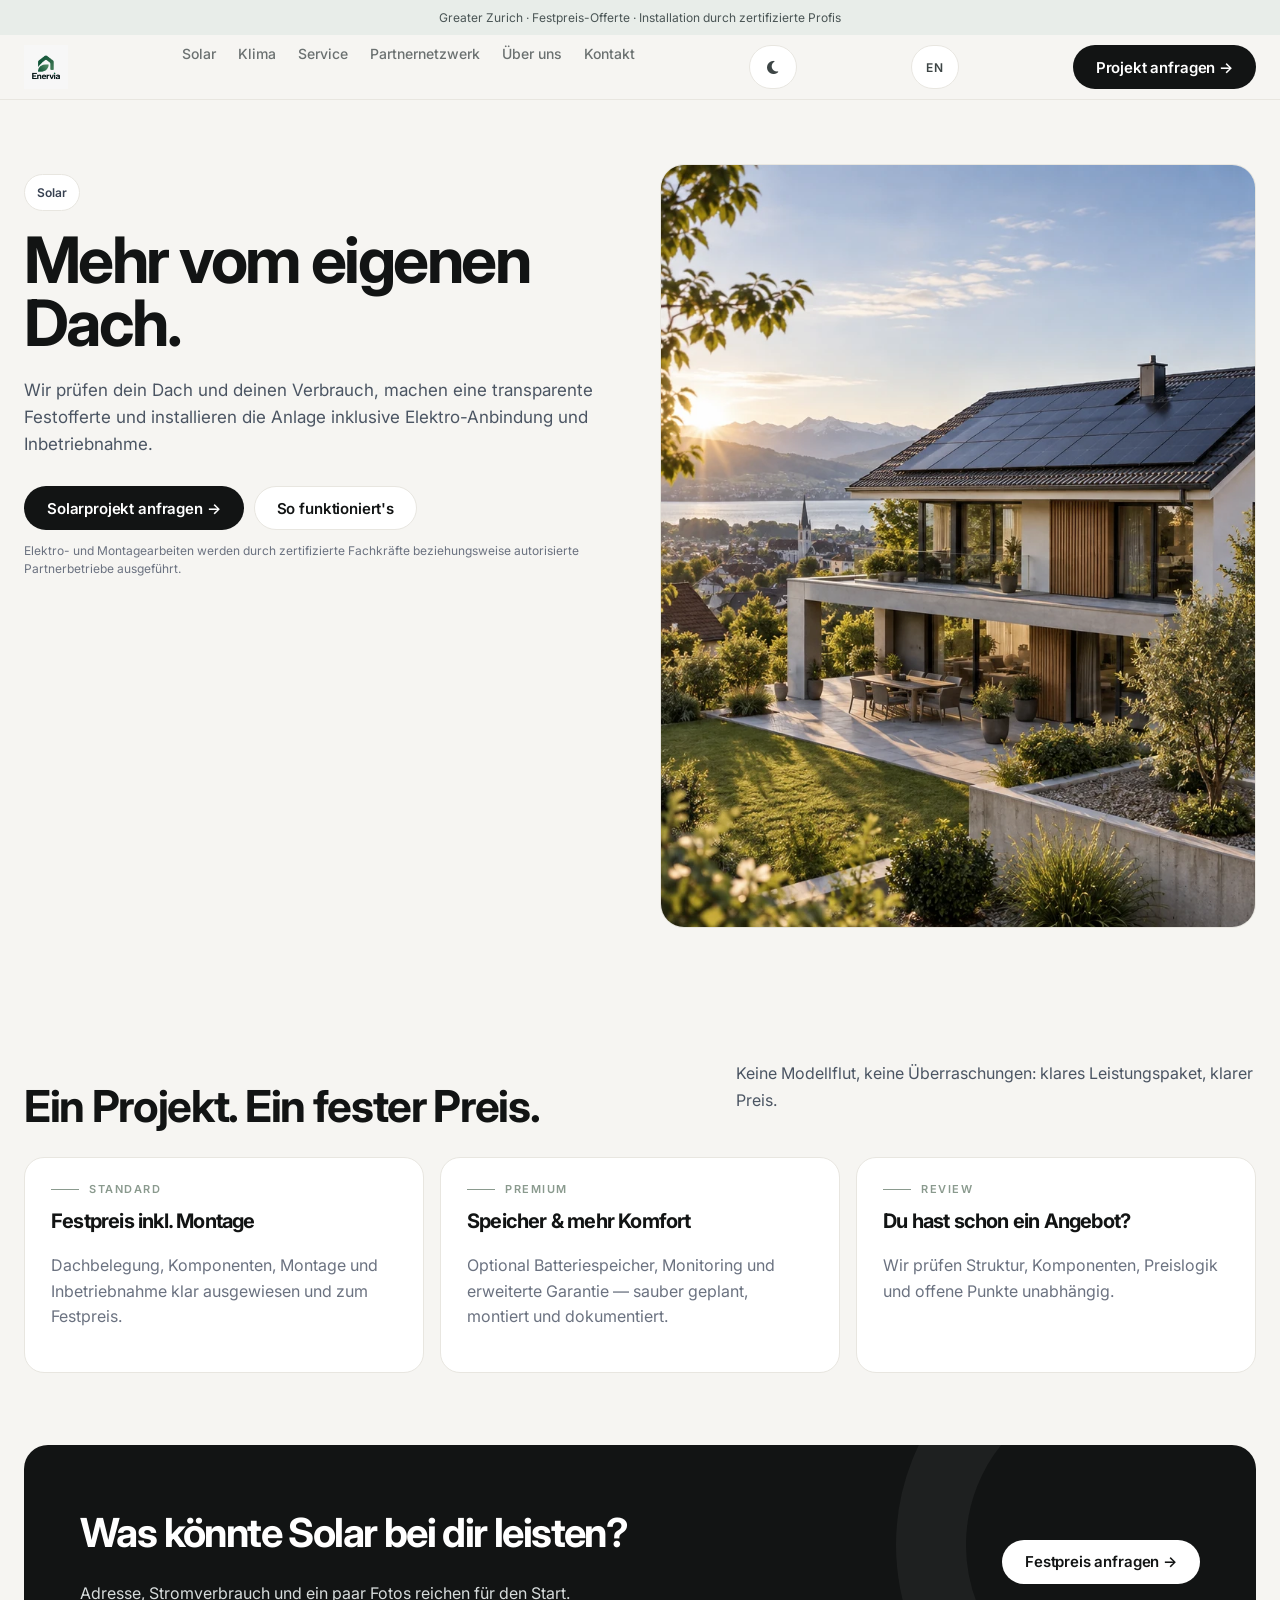
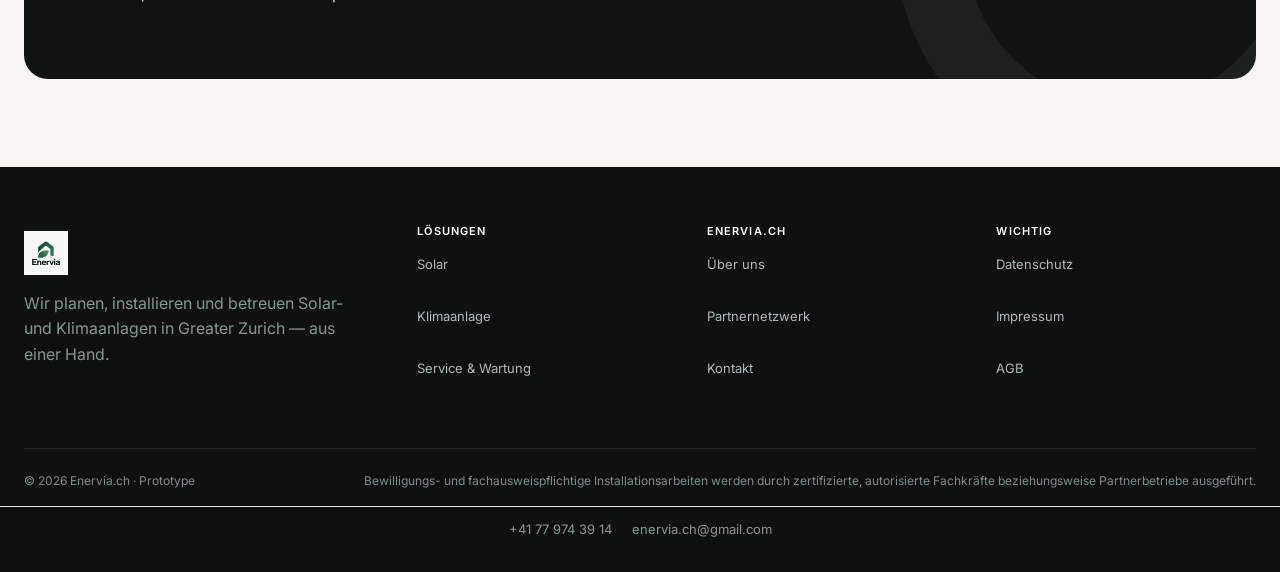
<file: solar.html>
<!doctype html><html lang="de"><head><meta charset="utf-8"><meta name="viewport" content="width=device-width,initial-scale=1"><meta name="description" content="Solaranlagen installieren lassen: Festpreis, Montage und Inbetriebnahme." data-i18n-meta="meta.solar"><title data-i18n="title.solar">Solar – Enervia.ch</title><link rel="icon" href="assets/logo-mark.jpeg"><meta property="og:title" content="Solar – Enervia.ch"><meta property="og:description" content="Solaranlagen installieren lassen: Festpreis, Montage und Inbetriebnahme."><meta property="og:url" content="https://enervia.ch/solar.html"><meta property="og:type" content="website"><meta property="og:image" content="assets/logo.jpeg"><meta name="twitter:card" content="summary_large_image"><meta name="twitter:title" content="Solar – Enervia.ch"><meta name="twitter:description" content="Solaranlagen installieren lassen: Festpreis, Montage und Inbetriebnahme."><meta name="twitter:image" content="assets/logo.jpeg"><link rel="stylesheet" href="https://cdnjs.cloudflare.com/ajax/libs/font-awesome/6.5.1/css/all.min.css"><link rel="stylesheet" href="assets/style.css"><script src="assets/i18n.js"></script><script>(function(){try{if(localStorage.getItem('enervia-theme')==='dark'){document.documentElement.classList.add('dark')}}catch(e){}})();</script></head><body>
<div class="topbar" data-i18n="topbar">Greater Zurich · Festpreis-Offerte · Installation durch zertifizierte Profis</div>
<header class="header"><div class="wrap nav"><a class="brand" href="index.html"><img src="assets/logo.jpeg" alt="Enervia.ch"></a><nav class="navlinks"><a href="solar.html" data-i18n="nav.solar">Solar</a><a href="klima.html" data-i18n="nav.klima">Klima</a><a href="service.html" data-i18n="nav.service">Service</a><a href="partner.html" data-i18n="nav.partner">Partnernetzwerk</a><a href="about.html" data-i18n="nav.about">Über uns</a><a href="kontakt.html" data-i18n="nav.contact">Kontakt</a></nav><button class="themeToggle" type="button" aria-label="Toggle dark mode"><i class="fa-solid fa-moon"></i></button><button class="langToggle" aria-label="Language">EN</button><a class="btn dark" href="kontakt.html?type=solar" data-i18n="nav.cta">Projekt anfragen →</a></div></header>
<main><section class="pageHero"><div class="wrap pageHeroGrid"><div class="pageHeroCopy"><span class="pill" data-i18n="nav.solar">Solar</span><h1 data-i18n="solar.h1">Mehr vom eigenen Dach.</h1><p class="lead" data-i18n="solar.lead">Wir prüfen dein Dach und deinen Verbrauch, machen eine transparente Festofferte und installieren die Anlage inklusive Elektro-Anbindung und Inbetriebnahme.</p><div class="heroActions"><a class="btn green" href="kontakt.html?type=solar" data-i18n="solar.cta1">Solarprojekt anfragen →</a><a class="btn ghost" href="#how" data-i18n="solar.cta2">So funktioniert's</a></div><p class="notice" data-i18n="solar.notice">Elektro- und Montagearbeiten werden durch zertifizierte Fachkräfte beziehungsweise autorisierte Partnerbetriebe ausgeführt.</p></div><div class="pageHeroVisual"><img src="assets/hero-solar.webp" alt="Haus mit Photovoltaikanlage" data-i18n-alt="alt.solarHome"></div></div></section><section class="contentSection" id="how"><div class="wrap"><div class="sectionHead"><h2 data-i18n="solar.sec.h2">Ein Projekt. Ein fester Preis.</h2><p data-i18n="solar.sec.p">Keine Modellflut, keine Überraschungen: klares Leistungspaket, klarer Preis.</p></div><div class="contentGrid3"><div class="infoCard"><span class="kicker" data-i18n="solar.pill1">Standard</span><h3 data-i18n="solar.c1h">Festpreis inkl. Montage</h3><p data-i18n="solar.c1p">Dachbelegung, Komponenten, Montage und Inbetriebnahme klar ausgewiesen und zum Festpreis.</p></div><div class="infoCard"><span class="kicker" data-i18n="solar.pill2">Premium</span><h3 data-i18n="solar.c2h">Speicher & mehr Komfort</h3><p data-i18n="solar.c2p">Optional Batteriespeicher, Monitoring und erweiterte Garantie — sauber geplant, montiert und dokumentiert.</p></div><div class="infoCard"><span class="kicker" data-i18n="solar.pill3">Review</span><h3 data-i18n="solar.c3h">Du hast schon ein Angebot?</h3><p data-i18n="solar.c3p">Wir prüfen Struktur, Komponenten, Preislogik und offene Punkte unabhängig.</p></div></div></div></section><section class="cta"><div class="wrap ctaBox"><div><h2 data-i18n="solar.cta.h2">Was könnte Solar bei dir leisten?</h2><p data-i18n="solar.cta.p">Adresse, Stromverbrauch und ein paar Fotos reichen für den Start.</p></div><a class="btn" href="kontakt.html?type=solar" data-i18n="solar.cta.btn">Festpreis anfragen →</a></div></section></main>
<footer><div class="wrap"><div class="footgrid"><div><a class="brand" href="index.html" style="color:#fff"><img src="assets/logo.jpeg" alt="Enervia.ch"></a><p style="color:#85968f;max-width:320px;line-height:1.6" data-i18n="footer.desc">Wir planen, installieren und betreuen Solar- und Klimaanlagen in Greater Zurich — aus einer Hand.</p></div><div><h4 data-i18n="footer.solutions">Lösungen</h4><a href="solar.html" data-i18n="nav.solar">Solar</a><a href="klima.html" data-i18n="footer.klima">Klimaanlage</a><a href="service.html" data-i18n="footer.service">Service & Wartung</a></div><div><h4>Enervia.ch</h4><a href="about.html" data-i18n="nav.about">Über uns</a><a href="partner.html" data-i18n="nav.partner">Partnernetzwerk</a><a href="kontakt.html" data-i18n="footer.contact">Kontakt</a></div><div><h4 data-i18n="footer.legal">Wichtig</h4><a href="#" data-i18n="footer.privacy">Datenschutz</a><a href="#" data-i18n="footer.imprint">Impressum</a><a href="#" data-i18n="footer.terms">AGB</a></div></div><div class="footbottom"><div>© 2026 Enervia.ch · Prototype</div><div data-i18n="footer.disclaimer">Bewilligungs- und fachausweispflichtige Installationsarbeiten werden durch zertifizierte, autorisierte Fachkräfte beziehungsweise Partnerbetriebe ausgeführt.</div></div></div><div class="foot-contact" style="text-align:center;padding:12px 0 4px;border-top:1px solid #E8E6E0;margin-top:16px;color:#85968f;font-size:13px"><a href="tel:+41779743914" style="color:#85968f;margin-right:20px;text-decoration:none">+41 77 974 39 14</a><a href="mailto:enervia.ch@gmail.com" style="color:#85968f;text-decoration:none">enervia.ch@gmail.com</a></div></footer>
<script src="assets/app.js"></script></body></html>
</file>
<file: assets/style.css>
@import url('https://fonts.googleapis.com/css2?family=Inter:wght@400;500;600;700&family=Instrument+Serif:ital@0;1&display=swap');
:root{
  --charcoal:#121414;
  --ink:#121414;
  --sage:#8A9A8E;
  --sage-light:#E8EDE9;
  --stone:#F6F5F2;
  --stone-2:#EEECE7;
  --border:#E8E6E0;
  --muted:#6B7280;
  --bg:#F6F5F2;
  --card:#fff;
  --green:#121414;
  --green-dark:#2a2f2f;
  --mint:#E8EDE9;
  --max:1280px;
  --r:20px;
  --radius:16px;
  --radius-pill:999px;
  --shadow:0 16px 40px rgba(18,20,20,.08)}
*{box-sizing:border-box}html{scroll-behavior:smooth;-webkit-text-size-adjust:100%}body{margin:0;overflow-x:hidden;background:var(--stone);color:var(--ink);font-family:'Inter',system-ui,-apple-system,Segoe UI,sans-serif;line-height:1.6;-webkit-font-smoothing:antialiased;-webkit-text-size-adjust:100%}img{display:block;max-width:100%}a{text-decoration:none;color:inherit}.wrap{width:min(var(--max),calc(100% - 48px));margin:auto}
.topbar{background:var(--sage-light);color:#4A5555;font-size:12px;padding:8px 0;text-align:center}.header{position:sticky;top:0;z-index:40;background:rgba(246,245,242,.92);backdrop-filter:blur(12px);border-bottom:1px solid var(--border)}.nav{height:64px;display:flex;align-items:center;justify-content:space-between;gap:24px}.brand{font:700 19px/1 'Inter',sans-serif;letter-spacing:-.03em;display:flex;align-items:center;gap:10px}.brand span{color:var(--sage)}.brand img{display:block;height:44px;width:auto;object-fit:contain}.navlinks{display:flex;align-items:center;gap:22px;font:500 14px 'Inter',sans-serif;color:#3d4545;flex-shrink:0}.navlinks a{white-space:nowrap;opacity:.75;transition:opacity .2s ease,transform .2s ease}.navlinks a:hover{opacity:1;color:var(--ink);transform:translateY(-1px)}.btn{display:inline-flex;align-items:center;justify-content:center;gap:10px;min-height:48px;padding:0 22px;border-radius:var(--radius-pill);border:1px solid transparent;font:600 15px 'Inter',sans-serif;letter-spacing:-.01em;cursor:pointer;transition:transform .25s cubic-bezier(.16,1,.3,1),box-shadow .25s ease,background .2s ease,border-color .2s ease}.btn.dark,.btn.green{background:var(--charcoal);color:#fff}.btn.green{background:var(--charcoal)}.btn.dark:hover,.btn.green:hover{background:var(--green-dark)}.btn.ghost{background:#fff;color:var(--charcoal);border:1px solid var(--border)}.btn.ghost:hover{border-color:var(--charcoal)}.btn:hover{transform:translateY(-2px);box-shadow:0 6px 18px rgba(0,0,0,.12)}
.hero{padding:56px 0 44px}.heroShell{display:grid;grid-template-columns:1.05fr .95fr;gap:48px;align-items:center}.heroCopy{border-radius:0;background:transparent;padding:0;display:flex;flex-direction:column;justify-content:center;position:relative;overflow:hidden}.heroCopy:after{content:none}.kicker{font:600 11px/1 'Inter',sans-serif;letter-spacing:.14em;text-transform:uppercase;color:var(--muted);display:flex;align-items:center;gap:10px}.kicker::before{content:"";width:28px;height:1px;background:var(--sage)}h1,h2,h3{font-family:'Inter',sans-serif;letter-spacing:-.04em;margin:0}h1{font-size:clamp(46px,5.2vw,72px);line-height:.98;max-width:760px;margin-top:18px;letter-spacing:-.04em}.lead{font-size:17px;line-height:1.6;color:#4B5563;max-width:600px;margin:22px 0 0}.heroActions{display:flex;gap:10px;flex-wrap:wrap;margin-top:28px}.microTrust{display:flex;gap:10px;flex-wrap:wrap;margin-top:26px;color:#4A5555;font-size:13px}.microTrust span{background:#fff;border:1px solid var(--border);border-radius:var(--radius-pill);padding:8px 12px;display:inline-flex;align-items:center;gap:7px}.microTrust span:before{content:'✓';color:var(--charcoal);font-weight:700}.heroVisual{border-radius:24px;background:var(--stone-2);border:1px solid var(--border);overflow:hidden;position:relative;aspect-ratio:4/3;box-shadow:var(--shadow)}.heroVisual img{width:100%;height:100%;object-fit:cover}.floating{position:absolute;left:16px;right:16px;bottom:16px;display:grid;grid-template-columns:1fr 1fr;gap:10px}.floatCard{background:rgba(255,255,255,.94);backdrop-filter:blur(12px);border:1px solid var(--border);box-shadow:0 12px 32px rgba(0,0,0,.08);padding:14px 16px;border-radius:16px}.floatCard strong{font-family:'Inter',sans-serif;font-weight:700;display:block;font-size:16px;letter-spacing:-.02em}.floatCard small{color:var(--muted);font-size:13px}.floatCard.solar{background:rgba(255,255,255,.94);color:var(--charcoal)}.floatCard.solar small{color:var(--muted)}

/* ── Compact hero (KlimaPro-style) ── */
.hero{padding:40px 0 40px}
.heroShell{gap:36px}
.heroCopy h1{margin-top:14px}
.heroCopy .lead{margin-top:18px}
.heroCopy .heroActions{margin-top:22px}
.heroCopy .microTrust{margin-top:20px}

/* ── Hero carousel ── */
@media(min-width:981px){.heroVisual.heroCarousel{aspect-ratio:4/3.4}}
.heroSlides{position:absolute;inset:0}
.hslide{position:absolute;inset:0;opacity:0;transition:opacity 1s ease}
.hslide.active{opacity:1}
.hslide img{width:100%;height:100%;object-fit:cover;animation:heroZoom 8s ease forwards}
@keyframes heroZoom{from{transform:scale(1.06)}to{transform:scale(1)}}
.priceTag{position:absolute;top:16px;left:16px;background:rgba(255,255,255,.92);backdrop-filter:blur(12px);border:1px solid var(--border);border-radius:14px;padding:10px 14px;box-shadow:0 10px 26px rgba(0,0,0,.10);line-height:1.35;z-index:2}
.priceTag span{display:block;font-size:12px;color:var(--muted)}
.priceTag b{font-size:18px;font-weight:700;letter-spacing:-.02em}
.heroDots{position:absolute;right:16px;top:18px;display:flex;gap:6px;z-index:2}
.heroDots .dot{width:9px;height:9px;border-radius:50%;border:1px solid rgba(255,255,255,.85);background:rgba(255,255,255,.4);cursor:pointer;padding:0;transition:background .3s ease,width .3s ease}
.heroDots .dot.active{background:#fff;width:24px;border-radius:999px}
.heroVisual .floating{z-index:3}
.choice{padding:44px 0 88px}.sectionHead{display:flex;justify-content:space-between;gap:30px;align-items:end;margin-bottom:28px}.sectionHead h2{font-size:clamp(30px,3.6vw,44px);line-height:1.05;max-width:700px;letter-spacing:-.03em}.sectionHead p{max-width:520px;color:#4B5563;line-height:1.65}.serviceGrid{display:grid;grid-template-columns:1fr 1fr;gap:16px}.serviceCard{min-height:0;border-radius:20px;background:#fff;border:1px solid var(--border);color:var(--charcoal);padding:0;display:flex;flex-direction:column;isolation:isolate;overflow:hidden;transition:transform .35s cubic-bezier(.16,1,.3,1),box-shadow .35s ease,border-color .2s ease}.serviceCard img{position:static;width:100%;height:auto;aspect-ratio:4/3;object-fit:cover;transition:transform .5s ease}.serviceCard:hover img{transform:scale(1.03)}.serviceCard:after{content:none}.serviceCard:hover{transform:translateY(-6px);box-shadow:0 16px 32px rgba(0,0,0,.08);border-color:#d0ceca}.serviceCard>div{padding:24px}.serviceCard .tag{font:600 11px/1 'Inter',sans-serif;letter-spacing:.14em;text-transform:uppercase;color:var(--muted)}.serviceCard h3{font-size:26px;margin:8px 0;letter-spacing:-.02em}.serviceCard p{margin:0;color:#4B5563;max-width:430px}.roundArrow{width:44px;height:44px;border-radius:50%;background:var(--sage-light);color:var(--charcoal);display:grid;place-items:center;font-size:18px;margin:auto 24px 24px;align-self:flex-end;transition:transform .3s ease,background .25s ease}.serviceCard:hover .roundArrow{transform:translate(2px,-2px);background:var(--charcoal);color:#fff}.tag{font-size:12px;font-weight:700;text-transform:uppercase;letter-spacing:.12em}.serviceCard.climate img{object-position:center}.serviceCard,.step,.infoCard{transition:transform .35s cubic-bezier(.16,1,.3,1),box-shadow .35s cubic-bezier(.16,1,.3,1)}
.value{padding:88px 0;background:#fff;color:var(--charcoal);border-top:1px solid var(--border);border-bottom:1px solid var(--border)}.value .sectionHead p{color:#4B5563}.steps{display:grid;grid-template-columns:repeat(4,1fr);gap:16px}.step{border:1px solid var(--border);border-radius:20px;padding:22px;background:#fff;display:flex;flex-direction:column;gap:12px}.step:hover{transform:translateY(-5px);border-color:#d0ceca;box-shadow:0 12px 28px rgba(0,0,0,.06)}.step .num{width:32px;height:32px;border-radius:50%;display:grid;place-items:center;background:var(--charcoal);color:#fff;font:700 12px 'Inter',sans-serif;transition:transform .3s ease,background .3s ease}.step:hover .num{background:var(--green-dark);transform:scale(1.08)}.step h3{font-size:17px;margin:6px 0 0;letter-spacing:-.02em}.step p{color:var(--muted);margin:0;font-size:14px;line-height:1.55}
.proof{padding:88px 0}.proofGrid{display:grid;grid-template-columns:1.1fr .9fr;gap:16px}.proofPhoto,.proofCopy{border-radius:24px;overflow:hidden;min-height:480px}.proofPhoto{border:1px solid var(--border)}.proofPhoto img{width:100%;height:100%;object-fit:cover}.proofCopy{background:#fff;border:1px solid var(--border);padding:48px;display:flex;flex-direction:column;justify-content:center}.proofCopy h2{font-size:clamp(28px,3.4vw,42px)}.proofCopy p{color:#4B5563;line-height:1.7}.checks{display:grid;gap:12px;margin:22px 0 28px}.check{display:flex;gap:12px}.check b{font-size:15px}.check i{font-style:normal;width:25px;height:25px;border-radius:50%;background:var(--sage-light);color:var(--charcoal);display:grid;place-items:center;font-size:12px;font-weight:700;flex:0 0 auto}.check:hover i{transform:scale(1.12);background:var(--sage);color:#fff}
.cta{padding:0 0 88px}.ctaBox{border-radius:24px;background:var(--charcoal);color:#fff;padding:56px;display:flex;align-items:center;justify-content:space-between;gap:30px;overflow:hidden;position:relative}.ctaBox:after{content:'';position:absolute;width:320px;height:320px;border-radius:50%;border:70px solid rgba(255,255,255,.05);right:-100px;top:-130px}.ctaBox h2{font-size:clamp(28px,3.4vw,40px);max-width:700px;color:#fff}.ctaBox p{color:#d7dcdc;max-width:700px}.ctaBox .btn{background:#fff;color:var(--charcoal);position:relative;z-index:1}.ctaBox .btn:hover{transform:translateY(-2px) scale(1.02);box-shadow:0 8px 28px rgba(255,255,255,.15)}
.pageHero{padding:64px 0 44px}.pageHeroGrid{display:grid;grid-template-columns:1fr 1fr;gap:40px;align-items:stretch}.pageHeroCopy{padding:10px 8px 10px 0}.pageHero h1{font-size:clamp(44px,5vw,64px)}.pageHeroVisual{min-height:480px;border-radius:24px;overflow:hidden;border:1px solid var(--border)}.pageHeroVisual img{width:100%;height:100%;object-fit:cover}.pill{display:inline-flex;padding:8px 12px;border-radius:var(--radius-pill);background:#fff;border:1px solid var(--border);color:#374151;font-size:12px;font-weight:600}.contentSection{padding:72px 0}.contentGrid3{display:grid;grid-template-columns:repeat(3,1fr);gap:16px}.infoCard{background:#fff;border:1px solid var(--border);border-radius:20px;padding:26px}.infoCard .kicker{margin-bottom:10px;color:var(--sage)}.infoCard h3{font-size:20px;margin:8px 0}.infoCard p{color:var(--muted);line-height:1.6}.quoteForm{display:grid;grid-template-columns:1fr 1fr;gap:16px;background:#fff;border:1px solid var(--border);border-radius:20px;padding:32px}.field{display:grid;gap:7px}.field.full{grid-column:1/-1}.field label{font-size:11px;font-weight:600;letter-spacing:.06em;text-transform:uppercase;color:#374151}.field input,.field select,.field textarea{width:100%;border:1px solid var(--border);border-radius:12px;padding:13px 15px;background:#fff;font:500 14px 'Inter',sans-serif;outline:none;transition:border-color .3s ease,box-shadow .3s ease}.field input:focus,.field select:focus,.field textarea:focus{border-color:var(--charcoal);box-shadow:0 0 0 3px rgba(18,20,20,.08)}.field textarea{min-height:120px;resize:vertical}.notice{font-size:12px;color:var(--muted);line-height:1.5}
footer{background:#0f1111;color:#d5dfdb;padding:56px 0 28px}.footgrid{display:grid;grid-template-columns:1.4fr repeat(3,1fr);gap:30px}.footgrid h4{font-size:11px;font-weight:600;letter-spacing:.1em;text-transform:uppercase;margin:0 0 14px;color:#fff}.footgrid a{display:block;color:#aeb9b9;font-size:13px;margin:8px 0;transition:color .2s ease,transform .2s ease}.footgrid a:hover{color:#fff;transform:translateX(2px)}.footbottom{display:flex;justify-content:space-between;border-top:1px solid #222626;margin-top:38px;padding-top:22px;color:#7f8b8b;font-size:12px}.footgrid ul{display:flex;gap:14px;list-style:none;padding:0;margin:16px 0 0}.footgrid ul li a{display:inline-flex;align-items:center;justify-content:center;width:36px;height:36px;border-radius:50%;background:rgba(255,255,255,.08);color:#aeb9b9;font-size:14px;transition:background .2s ease,color .2s ease,transform .2s ease}.footgrid ul li a:hover{background:var(--sage);color:#fff;transform:translateY(-2px)}
@media(max-width:980px){.navlinks{display:none}.nav .btn.dark{display:none}.heroShell,.proofGrid,.pageHeroGrid{grid-template-columns:1fr}.heroCopy{padding:0}.heroVisual{min-height:420px;aspect-ratio:auto}.steps{grid-template-columns:1fr 1fr}.footgrid{grid-template-columns:1fr 1fr}}
@media(max-width:680px){.wrap{width:min(var(--max),calc(100% - 24px))}.topbar{font-size:11px}.hero{padding-top:32px}.heroShell{min-height:0}.heroCopy{padding:0;border-radius:0}.heroVisual{min-height:340px;border-radius:20px}.floating{grid-template-columns:1fr}.floating .floatCard:nth-child(2){display:none}h1{font-size:42px}.lead{font-size:16px}.serviceGrid,.steps,.contentGrid3,.quoteForm{grid-template-columns:1fr}.serviceCard{min-height:0;border-radius:18px}.serviceCard img{aspect-ratio:16/11}.sectionHead{display:block}.sectionHead p{margin-top:14px}.value,.proof,.contentSection{padding:58px 0}.proofCopy{padding:30px}.proofCopy h2,.ctaBox h2{font-size:32px}.ctaBox{padding:36px 26px;display:block}.ctaBox .btn{margin-top:16px}.pageHero{padding-top:38px}.pageHeroCopy{padding:20px 0}.pageHeroVisual{min-height:300px}.field.full{grid-column:auto}.footgrid{grid-template-columns:1fr}.footbottom{display:block}.footbottom div+div{margin-top:8px}}

/* ── Language toggle ── */
.langToggle{display:inline-flex;align-items:center;justify-content:center;min-width:48px;min-height:44px;padding:0 12px;border-radius:var(--radius-pill);border:1px solid var(--border);background:#fff;color:#3d4545;font:600 12px 'Inter',sans-serif;letter-spacing:.08em;cursor:pointer;transition:background .2s ease,color .2s ease,border-color .2s ease;flex-shrink:0}.langToggle:hover{background:var(--charcoal);color:#fff;border-color:var(--charcoal)}

/* ── Scroll-reveal animations ── */
@keyframes revealUp{from{opacity:0;transform:translateY(32px)}to{opacity:1;transform:translateY(0)}}
@keyframes revealScale{from{opacity:0;transform:scale(.92)}to{opacity:1;transform:scale(1)}}
.reveal{opacity:0;transform:translateY(32px);transition:opacity .7s cubic-bezier(.16,1,.3,1),transform .7s cubic-bezier(.16,1,.3,1)}
.reveal.visible{opacity:1;transform:translateY(0)}
.reveal-scale{opacity:0;transform:scale(.92);transition:opacity .6s cubic-bezier(.16,1,.3,1),transform .6s cubic-bezier(.16,1,.3,1)}
.reveal-scale.visible{opacity:1;transform:scale(1)}

/* stagger children */
.stagger>.reveal:nth-child(1),.stagger>.reveal-scale:nth-child(1){transition-delay:.0s}
.stagger>.reveal:nth-child(2),.stagger>.reveal-scale:nth-child(2){transition-delay:.1s}
.stagger>.reveal:nth-child(3),.stagger>.reveal-scale:nth-child(3){transition-delay:.2s}
.stagger>.reveal:nth-child(4),.stagger>.reveal-scale:nth-child(4){transition-delay:.3s}

/* ── Brand hover ── */
.brand{transition:opacity .2s ease}.brand:hover{opacity:.75}

/* ── Reduced motion ── */
@media(prefers-reduced-motion:reduce){.reveal,.reveal-scale{opacity:1;transform:none;transition:none}*{animation-duration:0s!important;transition-duration:0s!important}}

/* ── Wide screens (4K+) ── */
@media(min-width:1600px){
  .wrap{width:min(1400px,calc(100% - 48px))}
  h1{font-size:72px;max-width:900px}
  .pageHero h1{font-size:64px}
  .ctaBox{padding:64px 64px}
}
/* ── Touch targets ── */
.navlinks a,.langToggle,.chip,.btn,.estNav .back,.footgrid a{min-height:44px}
/* ── Kontakt rhythm ── */
.ckLayout{display:grid;grid-template-columns:1.65fr 1fr;gap:20px;align-items:start}
.ckLayout .estimate{max-width:none;margin:0}
.ckLayout .emailcta,.ckLayout .docs{max-width:none;margin:0}
.emailcta,.docs{max-width:760px;margin-left:auto;margin-right:auto}
.estNav{justify-content:flex-start;flex-wrap:wrap}
.estNav .back{margin-right:auto}
.docsGrid{display:grid;grid-template-columns:1fr 1fr;gap:14px;font-size:14px}
.docsGrid>div{border:1px dashed var(--border);border-radius:14px;padding:14px;background:#fff}
.docsGrid label{font-weight:600;font-size:14px}
.docsGrid input[type=file]{margin:8px 0 6px;width:100%;font-size:13px}
.docsGrid .docNote{font-size:12px;color:var(--muted)}
.faq details{border-top:1px solid var(--border)}
.faq details:first-of-type{border-top:0}
.faq summary{display:flex;align-items:center;justify-content:space-between;gap:12px;cursor:pointer;list-style:none;padding:15px 2px;font-weight:600;font-size:15px;color:var(--ink);user-select:none;-webkit-user-select:none}
.faq summary::-webkit-details-marker{display:none}
.faq summary:hover span{color:var(--sage)}
.faq summary i{color:var(--sage);font-size:14px;flex:0 0 auto;transition:transform .25s ease}
.faq details[open] summary i{transform:rotate(45deg)}
.faq details p{margin:0 0 16px;color:#4B5563;font-size:14px;line-height:1.65;animation:faqIn .25s ease}
@keyframes faqIn{from{opacity:0;transform:translateY(-4px)}to{opacity:1;transform:none}}
@media(max-width:1000px){.ckLayout{grid-template-columns:1fr}}
@media(max-width:680px){.docsGrid{grid-template-columns:1fr}}

/* ── Estimate wizard (KlimaPro-style) ── */
.estimate{background:#fff;border:1px solid var(--border);border-radius:20px;padding:40px;max-width:760px;margin:0 auto;min-height:520px;position:relative;overflow:hidden}
  .estimate::before{content:'';position:absolute;top:0;left:0;right:0;height:4px;background:linear-gradient(90deg,var(--sage),var(--charcoal));opacity:.6}
  .estHead{display:flex;justify-content:space-between;align-items:center;gap:14px}
  .estTitle{font:700 17px 'Inter',sans-serif;letter-spacing:-.01em}
  .estCount{font-size:13px;color:var(--muted);white-space:nowrap}
  .estDots{display:flex;gap:8px;margin:16px 0 6px}
  .estDots i{height:6px;flex:1;border-radius:999px;background:var(--border);transition:all .3s ease}
  .estDots i.on{background:var(--sage);flex:1.5;opacity:1}
  .estStep{display:none}
  .estStep.on{display:block;animation:estIn .4s ease}
  @keyframes estIn{from{opacity:0;transform:translateY(12px)}to{opacity:1;transform:none}}
  @keyframes chipPop{0%{transform:scale(1)}40%{transform:scale(.94)}100%{transform:scale(1)}}
  .estStep h3{font-size:26px;letter-spacing:-.02em;margin-bottom:6px;display:flex;align-items:center;gap:12px;color:var(--ink)}
  .estStep h3 i{color:var(--sage);font-size:22px;width:28px;text-align:center}
  .estErr{color:#b45309;font-size:14px;margin:12px 0 0;min-height:1em}
.chips.shake{animation:shakeX .3s ease}
@keyframes shakeX{0%,100%{transform:translateX(0)}25%{transform:translateX(-5px)}75%{transform:translateX(5px)}}
  .estLabel{font-size:13px;font-weight:600;letter-spacing:.06em;text-transform:uppercase;color:#374151;margin:24px 0 10px;display:flex;align-items:center;gap:8px}
  .estLabel:first-of-type{margin-top:10px}
  .chips{display:flex;flex-wrap:wrap;gap:12px}
  .chip{appearance:none;border:1px solid var(--border);background:#fff;border-radius:14px;padding:13px 20px;font:500 15px 'Inter',sans-serif;color:#3d4545;cursor:pointer;transition:all .25s cubic-bezier(.16,1,.3,1);min-height:52px;user-select:none;-webkit-user-select:none;display:inline-flex;align-items:center;gap:8px;position:relative;overflow:hidden}
  .chip i{font-size:16px;transition:transform .25s ease,color .25s ease}
  .chip:hover{border-color:var(--sage);transform:translateY(-2px);box-shadow:0 4px 12px rgba(0,0,0,.06)}
  .chip:hover i{transform:scale(1.15);color:var(--sage)}
  .chip:active{transform:scale(.96)}
  .chip.on{background:var(--charcoal);color:#fff;border-color:var(--charcoal);animation:chipPop .35s ease}
  .chip.on i{color:#fff}
  .estGrid{display:grid;grid-template-columns:1fr 1fr;gap:0 16px}
  .estNote{font-size:14px;color:var(--muted);margin-top:10px;line-height:1.5}
  .estRange{margin:16px 0 0;border-radius:16px;background:var(--sage-light);padding:20px 22px;display:flex;flex-wrap:wrap;align-items:center;justify-content:space-between;gap:10px}
  .estRange small{display:block;font-size:12px;color:#57615d;text-transform:uppercase;letter-spacing:.06em;font-weight:600;margin-bottom:2px}
  .estRange b{font-size:28px;font-weight:700;letter-spacing:-.03em}
  .estRange em{font-style:normal;font-size:13px;color:var(--muted);max-width:300px}
  .estNav{display:flex;justify-content:space-between;align-items:center;gap:12px;margin-top:30px}
  .estNav .btn{min-height:48px;padding:0 22px}
  .estNav .back{color:var(--muted);font-size:14px;background:none;border:none;cursor:pointer;padding:10px 6px;transition:color .2s ease;min-height:44px}
  .estNav .back:hover{color:var(--charcoal)}
  .uploadChips{display:grid;grid-template-columns:repeat(2,1fr);gap:10px}
  .uploadChips .chip{border-radius:14px;min-height:56px;font-size:15px;border-style:dashed;display:flex;align-items:center;justify-content:center}
  .uploadChips .chip.on{background:var(--sage-light);color:var(--charcoal);border-color:var(--sage);border-style:solid}
  .consent{display:flex;gap:10px;align-items:flex-start;font-size:14px;color:#4B5563;line-height:1.5;margin-top:18px;cursor:pointer;min-height:44px}
  .consent input{margin-top:3px;accent-color:var(--charcoal)}
  .estRangePlace{display:none}
  .estInput{width:100%;border:1px solid var(--border);border-radius:12px;padding:16px 18px;background:#fff;font:500 16px 'Inter',sans-serif;outline:none;transition:border-color .3s ease,box-shadow .3s ease;min-height:48px}
  .estInput:focus{border-color:var(--charcoal);box-shadow:0 0 0 3px rgba(18,20,20,.08)}
  .estStep .estInput{margin-top:10px}
  .estGrid .field{margin-top:10px}
  @media(max-width:680px){.estGrid{grid-template-columns:1fr}.estimate{padding:24px}.uploadChips{grid-template-columns:1fr 1fr}}

/* ── Theme toggle ── */
.themeToggle{display:inline-flex;align-items:center;justify-content:center;min-width:48px;min-height:44px;padding:0 12px;border-radius:var(--radius-pill);border:1px solid var(--border);background:#fff;color:#3d4545;font-size:15px;cursor:pointer;transition:background .2s ease,color .2s ease,border-color .2s ease;flex-shrink:0}
.themeToggle:hover{background:var(--charcoal);color:#fff;border-color:var(--charcoal)}

/* ── Dark mode (class-based, applied on <html>) ── */
html.dark{
  color-scheme:dark;
  --stone:#0F1111;
  --stone-2:#161A1A;
  --bg:#0F1111;
  --ink:#E7EAE8;
  --card:#1B2020;
  --border:#2A302F;
  --muted:#9AA6A1;
  --sage:#A9B9AC;
  --sage-light:#1F2723;
  --mint:#1F2723;
  --shadow:0 16px 40px rgba(0,0,0,.45);
}
html.dark body{background:var(--bg);color:var(--ink)}
html.dark .header{background:rgba(15,17,17,.92)}
html.dark .topbar{color:#C6CCC9}
html.dark .navlinks{color:#C2C9C6}
html.dark .navlinks a:hover{color:var(--ink)}
html.dark .btn.dark,html.dark .btn.green{background:#2A2F2F;color:#F2F4F3}
html.dark .btn.dark:hover,html.dark .btn.green:hover{background:#394040}
html.dark .btn.ghost{background:var(--card);color:var(--ink)}
html.dark .pill,html.dark .langToggle,html.dark .themeToggle{background:var(--card);color:#C6CCCA}
html.dark .langToggle:hover,html.dark .themeToggle:hover{background:#2A2F2F;color:#fff;border-color:#2A2F2F}
html.dark .serviceCard,html.dark .step,html.dark .infoCard,html.dark .quoteForm,html.dark .proofCopy,
html.dark .estimate,html.dark .docs,html.dark .faq,html.dark .docsGrid>div,
html.dark .microTrust span{background:var(--card);color:var(--ink)}
html.dark .docs,html.dark .faq{background:var(--card)!important}
html.dark .serviceCard:hover,html.dark .step:hover{box-shadow:0 12px 32px rgba(0,0,0,.35);border-color:#353D3C}
html.dark .serviceCard p,html.dark .sectionHead p,html.dark .proofCopy p,html.dark .lead,
html.dark .faq details p,html.dark .consent,html.dark .microTrust{color:#B9C2BE}
html.dark .value{background:var(--card);color:var(--ink)}
html.dark .field label,html.dark .estLabel{color:#C6CCCA}
html.dark .field input,html.dark .field select,html.dark .field textarea,
html.dark .estInput{background:var(--card);color:var(--ink);border-color:var(--border)}
html.dark .field input:focus,html.dark .estInput:focus{border-color:var(--sage);box-shadow:0 0 0 3px rgba(169,185,172,.12)}
html.dark .chip{background:var(--card);color:#C6CCCA}
html.dark .chip.on{background:var(--sage);color:#0F1111;border-color:var(--sage)}
html.dark .chip.on i{color:#0F1111}
html.dark .floatCard,html.dark .floatCard.solar{background:rgba(27,32,32,.94);color:var(--ink)}
html.dark .priceTag{background:rgba(27,32,32,.92)}
html.dark .step .num{background:#2A2F2F;color:#fff}
html.dark .ctaBox .btn{background:var(--sage);color:#0F1111}
html.dark .ctaBox .btn:hover{box-shadow:0 8px 28px rgba(0,0,0,.3)}
</file>
